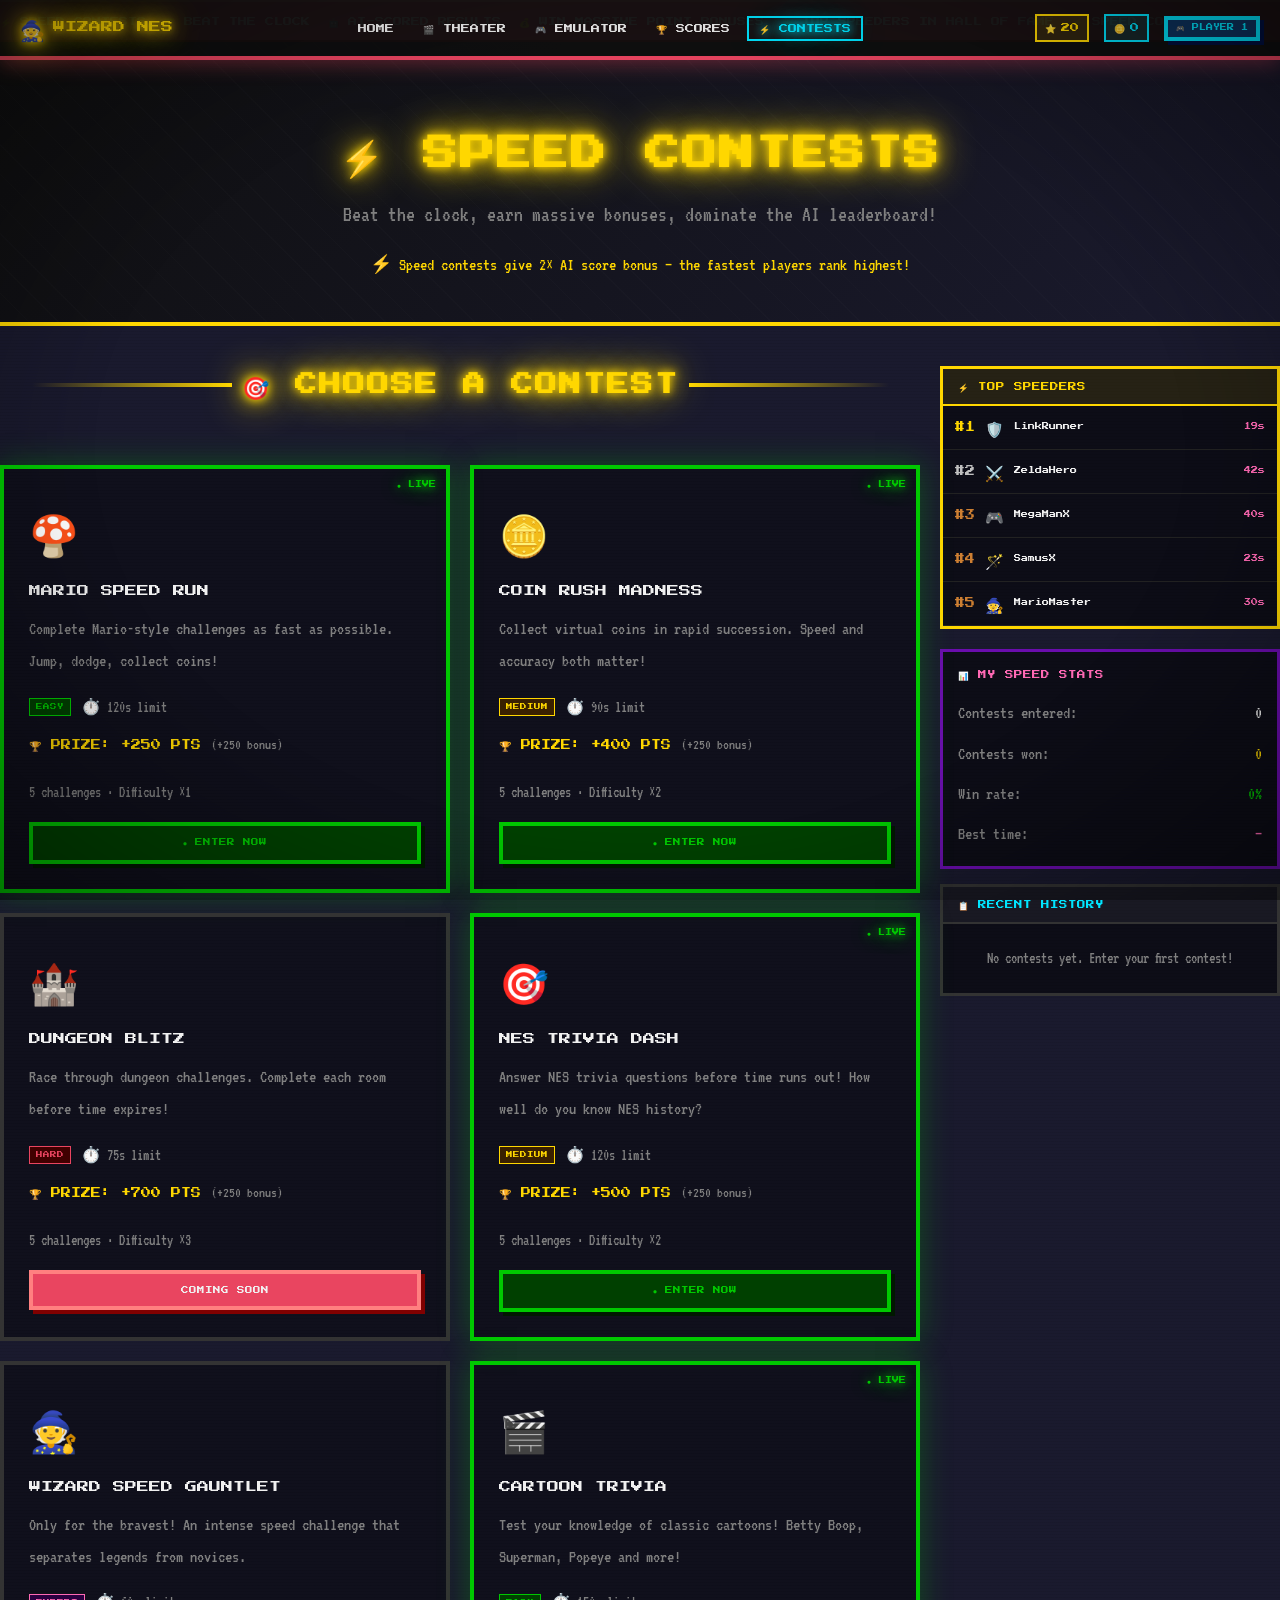
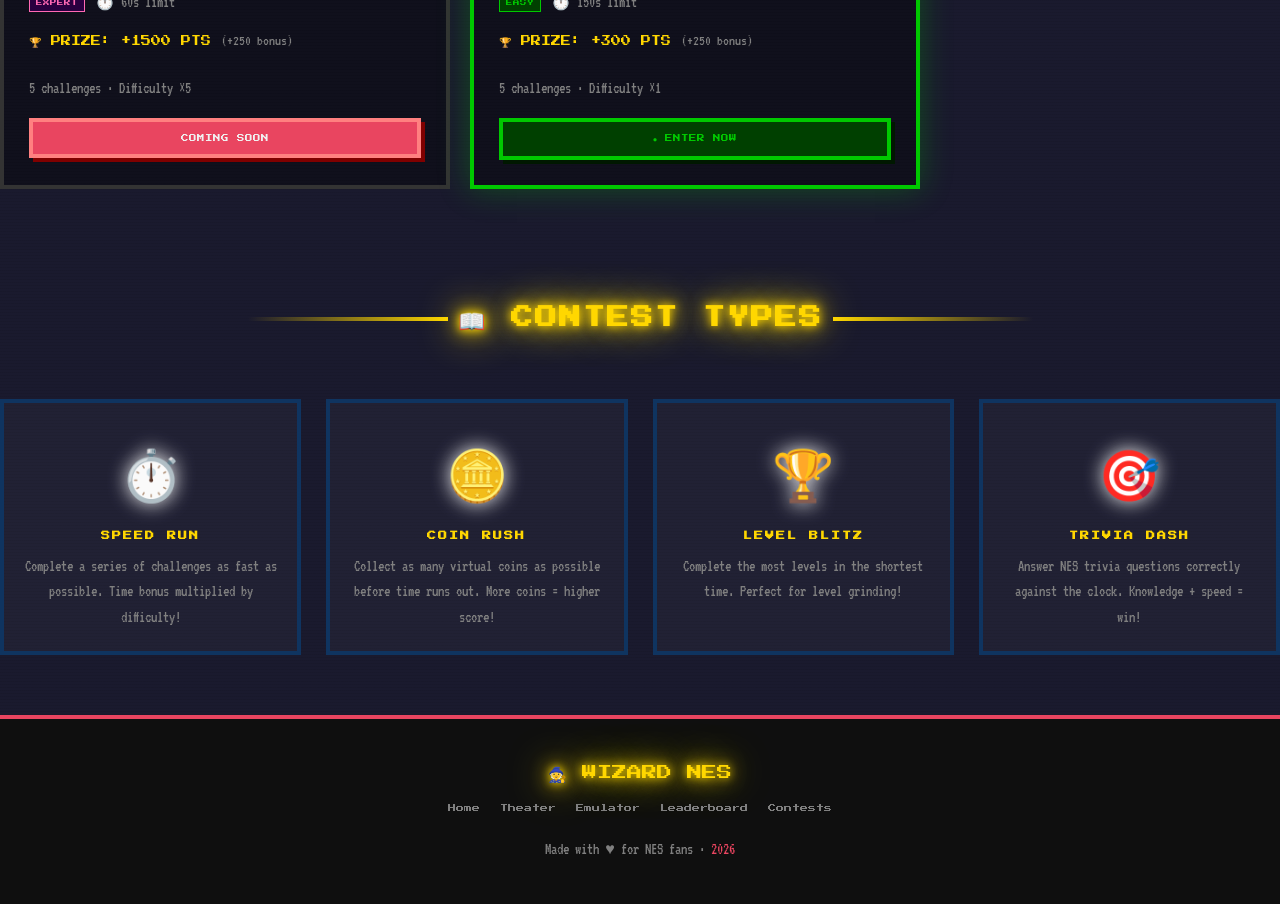
<file: contests.html>
<!DOCTYPE html>
<html lang="en">
<head>
  <meta charset="UTF-8">
  <meta name="viewport" content="width=device-width, initial-scale=1.0">
  <title>⚡ Speed Contests - Wizard NES</title>
  <meta name="description" content="Enter NES speed contests, beat the clock, earn massive point bonuses. AI-calculated results with real-time leaderboards.">
  <link rel="preconnect" href="https://fonts.googleapis.com">
  <link rel="preconnect" href="https://fonts.gstatic.com" crossorigin>
  <link href="https://fonts.googleapis.com/css2?family=Press+Start+2P&family=VT323:wght@400&display=swap" rel="stylesheet">
  <link rel="stylesheet" href="css/style.css">
  <style>
    .contest-arena {
      background: rgba(0,0,0,0.7);
      border: 4px solid var(--nes-purple);
      box-shadow: 0 0 40px rgba(106,13,173,0.3);
      padding: 3rem;
      margin-bottom: 3rem;
      position: relative;
      overflow: hidden;
    }

    .contest-arena::before {
      content: '';
      position: absolute;
      top: -50%; left: -50%;
      width: 200%; height: 200%;
      background: conic-gradient(transparent, rgba(106,13,173,0.05), transparent);
      animation: rotate 10s linear infinite;
      pointer-events: none;
    }

    @keyframes rotate {
      to { transform: rotate(360deg); }
    }

    .arena-title {
      font-family: var(--pixel-font);
      font-size: 1.5rem;
      color: #ff69b4;
      text-shadow: 0 0 20px #ff1493;
      text-align: center;
      margin-bottom: 0.5rem;
      position: relative;
    }

    .arena-subtitle {
      font-family: var(--vt-font);
      font-size: 2rem;
      color: var(--nes-gray);
      text-align: center;
      margin-bottom: 2rem;
      position: relative;
    }

    .mega-timer {
      font-family: var(--pixel-font);
      font-size: clamp(4rem, 10vw, 8rem);
      color: var(--nes-red);
      text-shadow: var(--glow-red);
      text-align: center;
      letter-spacing: 8px;
      line-height: 1;
      margin: 2rem 0;
      position: relative;
      transition: color 0.3s;
    }

    .mega-timer.warning { color: var(--nes-orange); text-shadow: var(--glow-yellow); }
    .mega-timer.danger  { color: var(--nes-red);    animation: pulse-danger 0.3s infinite; }
    .mega-timer.running { color: var(--nes-green);  text-shadow: var(--glow-green); }

    @keyframes pulse-danger {
      0%, 100% { transform: scale(1);    }
      50%       { transform: scale(1.05); }
    }

    .contest-controls {
      display: flex;
      gap: 1.5rem;
      justify-content: center;
      flex-wrap: wrap;
      position: relative;
    }

    .contest-info-row {
      display: flex;
      justify-content: space-around;
      flex-wrap: wrap;
      gap: 1.5rem;
      padding: 1.5rem;
      background: rgba(0,0,0,0.5);
      border: 2px solid #333;
      margin: 1.5rem 0;
      position: relative;
    }

    .info-cell {
      text-align: center;
    }

    .info-cell .label {
      font-family: var(--pixel-font);
      font-size: 0.7rem;
      color: var(--nes-gray);
      margin-bottom: 0.3rem;
    }

    .info-cell .value {
      font-family: var(--pixel-font);
      font-size: 1.3rem;
    }

    .challenge-list {
      display: flex;
      flex-direction: column;
      gap: 1rem;
      margin: 1.5rem 0;
    }

    .challenge-item {
      display: flex;
      align-items: center;
      gap: 1.5rem;
      padding: 1rem 1.5rem;
      background: rgba(0,0,0,0.5);
      border: 2px solid #333;
      font-family: var(--pixel-font);
      font-size: 0.8rem;
      transition: all 0.2s;
    }

    .challenge-item.completed {
      border-color: var(--nes-green);
      color: var(--nes-green);
      text-decoration: line-through;
    }

    .challenge-item.active {
      border-color: var(--nes-yellow);
      color: var(--nes-yellow);
      animation: blink-border 0.8s step-end infinite;
    }

    @keyframes blink-border {
      50% { border-color: transparent; }
    }

    .challenge-icon { font-size: 2rem; }

    .challenge-pts {
      margin-left: auto;
      color: var(--nes-yellow);
    }

    .result-banner {
      background: linear-gradient(135deg, rgba(0,200,0,0.2), rgba(0,100,0,0.2));
      border: 4px solid var(--nes-green);
      box-shadow: 0 0 40px rgba(0,200,0,0.3);
      padding: 3rem;
      text-align: center;
      animation: fadeIn 0.5s ease-out;
    }

    .result-banner.fail {
      background: linear-gradient(135deg, rgba(200,0,0,0.2), rgba(100,0,0,0.2));
      border-color: var(--nes-red);
      box-shadow: 0 0 40px rgba(200,0,0,0.3);
    }

    .result-title {
      font-family: var(--pixel-font);
      font-size: 3rem;
      margin-bottom: 1rem;
    }

    .result-score {
      font-family: var(--pixel-font);
      font-size: 4rem;
      color: var(--nes-yellow);
      text-shadow: var(--glow-yellow);
      margin: 1.5rem 0;
    }

    .contest-history-item {
      display: grid;
      grid-template-columns: 1fr auto auto auto auto;
      gap: 1rem;
      align-items: center;
      padding: 1rem 1.5rem;
      border-bottom: 1px solid #222;
      font-family: var(--vt-font);
      font-size: 1.8rem;
    }

    .contest-history-item:hover { background: rgba(255,255,255,0.03); }

    .diff-badge {
      padding: 0.2rem 0.6rem;
      font-family: var(--pixel-font);
      font-size: 0.65rem;
    }

    .diff-easy   { background: #004000; color: var(--nes-green);  border: 1px solid var(--nes-green); }
    .diff-medium { background: #3a2000; color: var(--nes-yellow); border: 1px solid var(--nes-yellow); }
    .diff-hard   { background: #400000; color: var(--nes-red);    border: 1px solid var(--nes-red); }
    .diff-expert { background: #2a0040; color: #ff69b4;           border: 1px solid #ff69b4; }

    .leaderboard-mini {
      background: rgba(0,0,0,0.5);
      border: 3px solid var(--nes-yellow);
      overflow: hidden;
    }

    .leaderboard-mini-header {
      background: rgba(255,215,0,0.1);
      padding: 1rem 1.5rem;
      font-family: var(--pixel-font);
      color: var(--nes-yellow);
      font-size: 0.85rem;
      border-bottom: 2px solid var(--nes-yellow);
    }
  </style>
</head>
<body>

  <!-- Ticker -->
  <div class="marquee-wrapper">
    <div class="marquee-content">
      ⚡ SPEED CONTESTS &nbsp;🏆 BEAT THE CLOCK &nbsp;🤖 AI-SCORED RESULTS &nbsp;💰 WIN MASSIVE POINT BONUSES &nbsp;👑 TOP SPEEDERS IN HALL OF FAME &nbsp;⚡ SPEED CONTESTS
    </div>
  </div>

  <!-- Navbar -->
  <nav class="navbar" role="navigation">
    <div class="navbar-inner">
      <a href="index.html" class="navbar-brand">
        <span class="brand-icon">🧙</span>
        <span>WIZARD NES</span>
      </a>
      <ul class="navbar-nav">
        <li><a href="index.html">HOME</a></li>
        <li><a href="theater.html">🎬 THEATER</a></li>
        <li><a href="emulator.html">🎮 EMULATOR</a></li>
        <li><a href="leaderboard.html">🏆 SCORES</a></li>
        <li><a href="contests.html" class="active">⚡ CONTESTS</a></li>
      </ul>
      <div class="navbar-points">
        <div class="points-badge"><span>⭐</span><span data-points>0</span></div>
        <div class="coins-badge"><span class="coin">🪙</span><span data-coins>0</span></div>
        <button class="nes-btn nes-btn-secondary" style="padding:0.4rem 0.8rem;font-size:0.7rem" data-action="open-profile">
          <span data-avatar>🎮</span> <span data-username>PLAYER1</span>
        </button>
      </div>
    </div>
  </nav>

  <!-- Page Banner -->
  <div class="page-banner">
    <h1 class="page-banner-title">⚡ SPEED CONTESTS</h1>
    <p class="page-banner-subtitle">Beat the clock, earn massive bonuses, dominate the AI leaderboard!</p>
    <div style="margin-top:1.5rem;font-family:var(--vt-font);font-size:1.8rem;color:var(--nes-yellow)">
      ⚡ Speed contests give 2× AI score bonus — the fastest players rank highest!
    </div>
  </div>

  <main>
    <div class="container section-padding">

      <!-- Main Contest Area -->
      <div style="display:grid;grid-template-columns:1fr min(340px,35%);gap:2rem;align-items:start">

        <!-- Contest Arena -->
        <div>
          <!-- Active Contest / Selection -->
          <div id="contest-select-view">
            <div class="section-header" style="padding-top:0">
              <h2 class="section-title">🎯 CHOOSE A CONTEST</h2>
            </div>
            <div class="contest-grid" id="contest-cards">
              <!-- Populated by JS -->
            </div>
          </div>

          <!-- Contest Running View -->
          <div id="contest-running-view" style="display:none">
            <div class="contest-arena">
              <div class="arena-title" id="arena-title">⚡ SPEED CONTEST</div>
              <div class="arena-subtitle" id="arena-subtitle">Complete all challenges before time runs out!</div>

              <div class="mega-timer running" id="mega-timer">00:00</div>

              <div class="contest-info-row">
                <div class="info-cell">
                  <div class="label">DIFFICULTY</div>
                  <div class="value" id="contest-diff" style="color:var(--nes-yellow)">MEDIUM</div>
                </div>
                <div class="info-cell">
                  <div class="label">PRIZE POOL</div>
                  <div class="value" id="contest-prize" style="color:var(--nes-green)">+500 PTS</div>
                </div>
                <div class="info-cell">
                  <div class="label">CHALLENGES</div>
                  <div class="value" id="contest-progress" style="color:var(--nes-cyan)">0 / 5</div>
                </div>
                <div class="info-cell">
                  <div class="label">YOUR BEST</div>
                  <div class="value" id="contest-best" style="color:#ff69b4">—</div>
                </div>
              </div>

              <div class="challenge-list" id="challenge-list">
                <!-- Populated by JS -->
              </div>

              <div class="contest-controls">
                <button class="nes-btn nes-btn-green" id="btn-next-challenge" onclick="Contest.completeChallenge()">
                  ✅ COMPLETE CHALLENGE
                </button>
                <button class="nes-btn nes-btn-primary" onclick="Contest.abandonContest()">
                  ❌ ABANDON
                </button>
              </div>
            </div>

            <!-- Current challenge progress -->
            <div class="progress-container">
              <div class="progress-label">
                <span>Contest Progress</span>
                <span id="progress-pct">0%</span>
              </div>
              <div class="progress-bar">
                <div class="progress-fill progress-speed" id="contest-progress-bar" style="width:0%"></div>
              </div>
            </div>
          </div>

          <!-- Result View -->
          <div id="contest-result-view" style="display:none">
            <div class="result-banner" id="result-banner">
              <div class="result-title" id="result-title">🏆 CONTEST COMPLETE!</div>
              <div class="result-score" id="result-score">+0 PTS</div>
              <div style="font-family:var(--vt-font);font-size:2.2rem;color:var(--nes-white);margin-bottom:2rem" id="result-details">
              </div>
              <div id="result-ai-analysis" style="margin-bottom:2rem"></div>
              <div style="display:flex;gap:1.5rem;justify-content:center;flex-wrap:wrap">
                <button class="nes-btn nes-btn-gold" onclick="Contest.showSelect()">⚡ PLAY AGAIN</button>
                <a href="leaderboard.html" class="nes-btn nes-btn-secondary">🏆 VIEW LEADERBOARD</a>
              </div>
            </div>
          </div>
        </div>

        <!-- Sidebar -->
        <div>
          <!-- Speed Leaderboard Mini -->
          <div class="leaderboard-mini mb-4">
            <div class="leaderboard-mini-header">⚡ TOP SPEEDERS</div>
            <div id="speed-lb">
              <!-- Populated by JS -->
            </div>
          </div>

          <!-- My Speed Stats -->
          <div style="background:rgba(0,0,0,0.5);border:3px solid var(--nes-purple);padding:1.5rem;margin-bottom:1.5rem">
            <div style="font-family:var(--pixel-font);color:#ff69b4;font-size:0.85rem;margin-bottom:1.5rem">📊 MY SPEED STATS</div>
            <div style="font-family:var(--vt-font);font-size:1.8rem">
              <div style="display:flex;justify-content:space-between;margin-bottom:0.8rem">
                <span style="color:var(--nes-gray)">Contests entered:</span>
                <span id="my-contests-entered" style="color:var(--nes-white)">0</span>
              </div>
              <div style="display:flex;justify-content:space-between;margin-bottom:0.8rem">
                <span style="color:var(--nes-gray)">Contests won:</span>
                <span id="my-contests-won" style="color:var(--nes-yellow)">0</span>
              </div>
              <div style="display:flex;justify-content:space-between;margin-bottom:0.8rem">
                <span style="color:var(--nes-gray)">Win rate:</span>
                <span id="my-win-rate" style="color:var(--nes-green)">0%</span>
              </div>
              <div style="display:flex;justify-content:space-between">
                <span style="color:var(--nes-gray)">Best time:</span>
                <span id="my-best-time" style="color:#ff69b4">—</span>
              </div>
            </div>
          </div>

          <!-- Contest History -->
          <div style="background:rgba(0,0,0,0.5);border:3px solid #333;overflow:hidden">
            <div style="padding:1rem 1.5rem;background:rgba(255,255,255,0.05);font-family:var(--pixel-font);font-size:0.85rem;color:var(--nes-cyan);border-bottom:2px solid #333">
              📋 RECENT HISTORY
            </div>
            <div id="contest-history">
              <div style="font-family:var(--vt-font);font-size:1.6rem;color:var(--nes-gray);text-align:center;padding:2rem">
                No contests yet. Enter your first contest!
              </div>
            </div>
          </div>
        </div>
      </div>

      <!-- Contest Types Info -->
      <div style="margin-top:4rem">
        <div class="section-header">
          <h2 class="section-title">📖 CONTEST TYPES</h2>
        </div>
        <div class="features-grid">
          <div class="feature-card" style="padding:2rem">
            <span class="feature-icon">⏱️</span>
            <h3 style="font-size:0.9rem">SPEED RUN</h3>
            <p>Complete a series of challenges as fast as possible. Time bonus multiplied by difficulty!</p>
          </div>
          <div class="feature-card" style="padding:2rem">
            <span class="feature-icon">🪙</span>
            <h3 style="font-size:0.9rem">COIN RUSH</h3>
            <p>Collect as many virtual coins as possible before time runs out. More coins = higher score!</p>
          </div>
          <div class="feature-card" style="padding:2rem">
            <span class="feature-icon">🏆</span>
            <h3 style="font-size:0.9rem">LEVEL BLITZ</h3>
            <p>Complete the most levels in the shortest time. Perfect for level grinding!</p>
          </div>
          <div class="feature-card" style="padding:2rem">
            <span class="feature-icon">🎯</span>
            <h3 style="font-size:0.9rem">TRIVIA DASH</h3>
            <p>Answer NES trivia questions correctly against the clock. Knowledge + speed = win!</p>
          </div>
        </div>
      </div>

    </div>
  </main>

  <!-- Footer -->
  <footer class="footer">
    <div class="container">
      <div class="footer-logo">🧙 WIZARD NES</div>
      <div class="footer-links">
        <a href="index.html">Home</a>
        <a href="theater.html">Theater</a>
        <a href="emulator.html">Emulator</a>
        <a href="leaderboard.html">Leaderboard</a>
        <a href="contests.html">Contests</a>
      </div>
      <p class="footer-copyright">Made with ♥ for NES fans · <span id="year"></span></p>
    </div>
  </footer>

  <!-- Profile Modal -->
  <div id="profile-modal" class="modal-overlay" role="dialog" aria-modal="true">
    <div class="modal">
      <button class="modal-close" data-action="close-modal">✕</button>
      <h2 style="color:var(--nes-yellow);margin-bottom:2rem;font-size:1.4rem">👤 YOUR PROFILE</h2>
      <div id="profile-modal-content"></div>
    </div>
  </div>

  <script src="js/ai-engine.js"></script>
  <script src="js/movies-data.js"></script>
  <script src="js/app.js"></script>
  <script>
    document.getElementById('year').textContent = new Date().getFullYear();

    /* ---- Contest Data ---- */
    const CONTESTS = [
      {
        id: 'speed_run_1',
        title: 'MARIO SPEED RUN',
        icon: '🍄',
        type: 'speedrun',
        description: 'Complete Mario-style challenges as fast as possible. Jump, dodge, collect coins!',
        difficulty: 'EASY',
        diffClass: 'diff-easy',
        diffValue: 1,
        timeLimit: 120,
        prize: 250,
        challenges: [
          { text: 'Jump over 3 obstacles', pts: 30, icon: '🦘' },
          { text: 'Collect 10 coins',      pts: 40, icon: '🪙' },
          { text: 'Defeat 2 enemies',      pts: 50, icon: '⚔️' },
          { text: 'Find the power-up',     pts: 60, icon: '⭐' },
          { text: 'Reach the flagpole',    pts: 70, icon: '🚩' },
        ],
        active: true,
      },
      {
        id: 'coin_rush_1',
        title: 'COIN RUSH MADNESS',
        icon: '🪙',
        type: 'coinrush',
        description: 'Collect virtual coins in rapid succession. Speed and accuracy both matter!',
        difficulty: 'MEDIUM',
        diffClass: 'diff-medium',
        diffValue: 2,
        timeLimit: 90,
        prize: 400,
        challenges: [
          { text: 'Collect 5 bronze coins',  pts: 25,  icon: '🥉' },
          { text: 'Collect 3 silver coins',  pts: 50,  icon: '🥈' },
          { text: 'Collect 2 gold coins',    pts: 100, icon: '🥇' },
          { text: 'Grab the coin multiplier',pts: 75,  icon: '×2' },
          { text: 'Complete the coin combo!', pts: 150, icon: '🌟' },
        ],
        active: true,
      },
      {
        id: 'level_blitz_1',
        title: 'DUNGEON BLITZ',
        icon: '🏰',
        type: 'levelblitz',
        description: 'Race through dungeon challenges. Complete each room before time expires!',
        difficulty: 'HARD',
        diffClass: 'diff-hard',
        diffValue: 3,
        timeLimit: 75,
        prize: 700,
        challenges: [
          { text: 'Clear dungeon room 1',    pts: 80,  icon: '🗝️' },
          { text: 'Defeat the mini-boss',    pts: 120, icon: '👹' },
          { text: 'Solve the puzzle',        pts: 100, icon: '🧩' },
          { text: 'Unlock the secret room',  pts: 150, icon: '🚪' },
          { text: 'Defeat the dungeon boss!', pts: 250, icon: '🐉' },
        ],
        active: false,
      },
      {
        id: 'trivia_1',
        title: 'NES TRIVIA DASH',
        icon: '🎯',
        type: 'trivia',
        description: 'Answer NES trivia questions before time runs out! How well do you know NES history?',
        difficulty: 'MEDIUM',
        diffClass: 'diff-medium',
        diffValue: 2,
        timeLimit: 120,
        prize: 500,
        challenges: [
          { text: 'Q: What year was NES released in the US?',   pts: 60, icon: '❓', answer: '1985' },
          { text: 'Q: How many buttons on original NES pad?',    pts: 60, icon: '❓', answer: '8' },
          { text: 'Q: What was Mario\'s original name?',         pts: 80, icon: '❓', answer: 'Jumpman' },
          { text: 'Q: What color is Link\'s classic tunic?',     pts: 60, icon: '❓', answer: 'Green' },
          { text: 'Q: NES was known as what in Japan?',          pts: 100, icon: '❓', answer: 'Famicom' },
        ],
        active: true,
      },
      {
        id: 'speed_expert_1',
        title: 'WIZARD SPEED GAUNTLET',
        icon: '🧙',
        type: 'speedrun',
        description: 'Only for the bravest! An intense speed challenge that separates legends from novices.',
        difficulty: 'EXPERT',
        diffClass: 'diff-expert',
        diffValue: 5,
        timeLimit: 60,
        prize: 1500,
        challenges: [
          { text: 'Complete the impossible jump series', pts: 200, icon: '⚡' },
          { text: 'Defeat 5 enemies in 10 seconds',     pts: 300, icon: '💀' },
          { text: 'Navigate the maze blindfolded',      pts: 350, icon: '🌀' },
          { text: 'Collect all hidden stars',           pts: 400, icon: '⭐' },
          { text: 'Defeat the Wizard Boss!',            pts: 600, icon: '🧙' },
        ],
        active: false,
      },
      {
        id: 'movie_trivia_1',
        title: 'CARTOON TRIVIA',
        icon: '🎬',
        type: 'trivia',
        description: 'Test your knowledge of classic cartoons! Betty Boop, Superman, Popeye and more!',
        difficulty: 'EASY',
        diffClass: 'diff-easy',
        diffValue: 1,
        timeLimit: 150,
        prize: 300,
        challenges: [
          { text: 'Q: What studio made Betty Boop?',     pts: 40, icon: '❓', answer: 'Fleischer' },
          { text: 'Q: What year did Superman cartoon debut?', pts: 50, icon: '❓', answer: '1941' },
          { text: "Q: What is Popeye's power source?",   pts: 40, icon: '❓', answer: 'Spinach' },
          { text: 'Q: Felix the Cat debuted in what decade?', pts: 50, icon: '❓', answer: '1920s' },
          { text: 'Q: Who created Mighty Mouse?',        pts: 60, icon: '❓', answer: 'Paul Terry' },
        ],
        active: true,
      },
    ];

    /* ---- Contest Module ---- */
    const Contest = (() => {
      let activeContest       = null;
      let timerInterval       = null;
      let secondsElapsed      = 0;
      let challengesCompleted = 0;
      let challengePts        = 0;
      let contestHistory      = [];

      function renderContestCards() {
        const container = document.getElementById('contest-cards');
        if (!container) return;

        container.innerHTML = CONTESTS.map(c => `
          <div class="contest-card ${c.active ? 'active' : ''}" onclick="Contest.startContest('${c.id}')">
            <span class="contest-icon">${c.icon}</span>
            <div class="contest-title">${c.title}</div>
            <div class="contest-desc">${c.description}</div>

            <div style="display:flex;align-items:center;gap:1rem;margin-bottom:1rem;flex-wrap:wrap">
              <span class="diff-badge ${c.diffClass}">${c.difficulty}</span>
              <span style="font-family:var(--vt-font);font-size:1.6rem;color:var(--nes-gray)">
                ⏱️ ${c.timeLimit}s limit
              </span>
            </div>

            <div class="contest-prize">
              <span>🏆 PRIZE:</span>
              <span>+${c.prize} PTS</span>
              <span style="font-family:var(--vt-font);font-size:1.5rem;color:var(--nes-gray)">(+${c.challenges.length * 50} bonus)</span>
            </div>

            <div style="margin-bottom:1.5rem;font-family:var(--vt-font);font-size:1.6rem;color:var(--nes-gray)">
              ${c.challenges.length} challenges · Difficulty ×${c.diffValue}
            </div>

            <button class="nes-btn ${c.active ? 'nes-btn-green' : 'nes-btn-primary'} w-full" style="font-size:0.75rem">
              ${c.active ? '● ENTER NOW' : 'COMING SOON'}
            </button>
          </div>
        `).join('');
      }

      function startContest(id) {
        const contest = CONTESTS.find(c => c.id === id);
        if (!contest) return;
        if (!contest.active) {
          App.showToast('⏳ This contest is coming soon!', 'info');
          return;
        }

        activeContest = contest;
        secondsElapsed = 0;
        challengesCompleted = 0;
        challengePts = 0;

        // Switch views
        document.getElementById('contest-select-view').style.display = 'none';
        document.getElementById('contest-running-view').style.display = 'block';
        document.getElementById('contest-result-view').style.display  = 'none';

        // Set up UI
        document.getElementById('arena-title').textContent     = `⚡ ${contest.title}`;
        document.getElementById('arena-subtitle').textContent  = contest.description;
        document.getElementById('contest-diff').textContent    = contest.difficulty;
        document.getElementById('contest-prize').textContent   = `+${contest.prize} PTS`;
        document.getElementById('contest-progress').textContent = `0 / ${contest.challenges.length}`;

        const user = App.getUser();
        const bestEl = document.getElementById('contest-best');
        if (bestEl) {
          bestEl.textContent = user.bestSpeedTime
            ? formatTime(user.bestSpeedTime)
            : '—';
        }

        renderChallenges();
        startTimer(contest.timeLimit);

        App.showToast(`⚡ ${contest.title} STARTED! Go go go!`, 'success');
        App.playSound('level');
      }

      function renderChallenges() {
        if (!activeContest) return;
        const list = document.getElementById('challenge-list');
        if (!list) return;

        list.innerHTML = activeContest.challenges.map((ch, i) => `
          <div class="challenge-item ${i === 0 ? 'active' : ''}" id="challenge-${i}">
            <span class="challenge-icon">${ch.icon}</span>
            <span>${ch.text}</span>
            <span class="challenge-pts">+${ch.pts}</span>
          </div>
        `).join('');
      }

      function startTimer(limitSecs) {
        const timerEl = document.getElementById('mega-timer');
        clearInterval(timerInterval);

        timerInterval = setInterval(() => {
          secondsElapsed++;
          const remaining = limitSecs - secondsElapsed;

          if (timerEl) {
            timerEl.textContent = formatTime(remaining * 1000);
            timerEl.className   = 'mega-timer running';

            if (remaining <= 10) timerEl.className = 'mega-timer danger';
            else if (remaining <= 20) timerEl.className = 'mega-timer warning';
          }

          if (remaining <= 0) {
            clearInterval(timerInterval);
            endContest(false);
          }
        }, 1000);
      }

      function completeChallenge() {
        if (!activeContest) return;
        if (challengesCompleted >= activeContest.challenges.length) return;

        const ch  = activeContest.challenges[challengesCompleted];
        challengePts += ch.pts;

        // Mark as completed
        const chEl = document.getElementById(`challenge-${challengesCompleted}`);
        if (chEl) chEl.className = 'challenge-item completed';

        challengesCompleted++;

        // Activate next
        const nextEl = document.getElementById(`challenge-${challengesCompleted}`);
        if (nextEl) nextEl.className = 'challenge-item active';

        // Update progress
        const pct = Math.round((challengesCompleted / activeContest.challenges.length) * 100);
        const progBar = document.getElementById('contest-progress-bar');
        const progPct = document.getElementById('progress-pct');
        if (progBar) progBar.style.width = `${pct}%`;
        if (progPct) progPct.textContent = `${pct}%`;
        document.getElementById('contest-progress').textContent =
          `${challengesCompleted} / ${activeContest.challenges.length}`;

        App.addCoins(1);
        App.showToast(`✅ +${ch.pts} pts!`, 'success');

        // All done
        if (challengesCompleted >= activeContest.challenges.length) {
          clearInterval(timerInterval);
          setTimeout(() => endContest(true), 400);
        }
      }

      function endContest(success) {
        clearInterval(timerInterval);
        if (!activeContest) return;

        const timeMs      = secondsElapsed * 1000;
        const speedScore  = success ? AIEngine.calculateSpeedScore(timeMs, activeContest.diffValue, false) : 0;
        const totalBonus  = success ? (activeContest.prize + challengePts + speedScore) : Math.floor(challengePts * 0.5);

        // Record
        App.recordSpeedContest(timeMs, success);
        if (totalBonus > 0) App.addPoints(totalBonus, null);

        // Show result
        document.getElementById('contest-running-view').style.display = 'none';
        document.getElementById('contest-result-view').style.display  = 'block';

        const banner      = document.getElementById('result-banner');
        const resultTitle = document.getElementById('result-title');
        const resultScore = document.getElementById('result-score');
        const resultDets  = document.getElementById('result-details');

        if (success) {
          if (banner) banner.className = 'result-banner';
          if (resultTitle) resultTitle.textContent = '🏆 CONTEST COMPLETE!';
          if (resultTitle) resultTitle.style.color = 'var(--nes-green)';
          App.playSound('win');
        } else {
          if (banner) banner.className = 'result-banner fail';
          if (resultTitle) resultTitle.textContent = '💀 TIME EXPIRED!';
          if (resultTitle) resultTitle.style.color = 'var(--nes-red)';
          App.playSound('error');
        }

        if (resultScore) resultScore.textContent = `+${totalBonus.toLocaleString()} PTS`;
        if (resultDets) {
          resultDets.innerHTML = `
            Completed ${challengesCompleted}/${activeContest.challenges.length} challenges<br>
            Time: ${formatTime(timeMs)} &nbsp;·&nbsp; Speed bonus: +${speedScore} pts<br>
            AI Score boost: +${Math.floor(speedScore * 0.5)}
          `;
        }

        // AI Analysis
        const aiAnalysis = document.getElementById('result-ai-analysis');
        if (aiAnalysis && success) {
          aiAnalysis.innerHTML = `
            <div class="ai-panel" style="text-align:left;margin:0">
              <div class="ai-panel-header" style="margin-bottom:1rem">
                <span class="ai-icon">🤖</span>
                <div class="ai-title" style="font-size:1rem">AI POST-CONTEST ANALYSIS</div>
              </div>
              <div style="font-family:var(--vt-font);font-size:1.8rem;color:var(--nes-white)">
                <div>⚡ Speed rating: <strong style="color:#ff69b4">${getSpeedRating(secondsElapsed, activeContest.timeLimit)}</strong></div>
                <div>🎯 Accuracy: <strong style="color:var(--nes-green)">${Math.round((challengesCompleted/activeContest.challenges.length)*100)}%</strong></div>
                <div>🔥 Performance: <strong style="color:var(--nes-yellow)">${getPerformanceLabel(success, secondsElapsed, activeContest.timeLimit)}</strong></div>
              </div>
            </div>
          `;
        }

        // Add to history
        contestHistory.unshift({
          title:      activeContest.title,
          difficulty: activeContest.difficulty,
          diffClass:  activeContest.diffClass,
          success,
          time:       timeMs,
          points:     totalBonus,
          date:       new Date().toLocaleDateString(),
        });
        renderHistory();
        updateMyStats();

        activeContest = null;
      }

      function getSpeedRating(elapsed, limit) {
        const pct = elapsed / limit;
        if (pct < 0.3) return 'LIGHTNING FAST ⚡⚡⚡';
        if (pct < 0.5) return 'FAST ⚡⚡';
        if (pct < 0.7) return 'AVERAGE ⚡';
        return 'SLOW 🐌';
      }

      function getPerformanceLabel(success, elapsed, limit) {
        if (!success) return 'FAILED — Keep practicing!';
        const pct = elapsed / limit;
        if (pct < 0.4) return 'LEGENDARY PERFORMANCE! 🌟';
        if (pct < 0.6) return 'EXCELLENT! 🥇';
        if (pct < 0.8) return 'GOOD JOB! 🥈';
        return 'COMPLETED! 🥉';
      }

      function abandonContest() {
        clearInterval(timerInterval);
        activeContest = null;
        showSelect();
        App.showToast('❌ Contest abandoned.', 'error');
      }

      function showSelect() {
        document.getElementById('contest-select-view').style.display = 'block';
        document.getElementById('contest-running-view').style.display = 'none';
        document.getElementById('contest-result-view').style.display  = 'none';
      }

      function formatTime(ms) {
        const totalSecs = Math.max(0, Math.floor(ms / 1000));
        const mins = Math.floor(totalSecs / 60);
        const secs = totalSecs % 60;
        return `${String(mins).padStart(2,'0')}:${String(secs).padStart(2,'0')}`;
      }

      function renderHistory() {
        const container = document.getElementById('contest-history');
        if (!container) return;

        if (contestHistory.length === 0) {
          container.innerHTML = `<div style="font-family:var(--vt-font);font-size:1.6rem;color:var(--nes-gray);text-align:center;padding:2rem">No contests yet. Enter your first contest!</div>`;
          return;
        }

        container.innerHTML = contestHistory.slice(0, 8).map(h => `
          <div class="contest-history-item">
            <div>
              <div style="font-family:var(--pixel-font);font-size:0.75rem;color:var(--nes-white);margin-bottom:0.3rem">${h.title}</div>
              <div>${h.date}</div>
            </div>
            <span class="diff-badge ${h.diffClass}">${h.difficulty}</span>
            <span style="color:${h.success ? 'var(--nes-green)' : 'var(--nes-red)'};font-family:var(--pixel-font);font-size:0.75rem">
              ${h.success ? '✅ WIN' : '❌ LOSS'}
            </span>
            <span>${formatTime(h.time)}</span>
            <span style="color:var(--nes-yellow);font-family:var(--pixel-font);font-size:0.8rem">+${h.points}</span>
          </div>
        `).join('');
      }

      function renderSpeedLeaderboard() {
        const container = document.getElementById('speed-lb');
        if (!container) return;

        const lb = AIEngine.generateLeaderboardData(8);
        container.innerHTML = lb
          .filter(p => p.bestSpeedTime > 0)
          .slice(0, 5)
          .map((p, i) => `
            <div style="display:flex;align-items:center;gap:1rem;padding:0.8rem 1.2rem;border-bottom:1px solid #222">
              <span style="font-family:var(--pixel-font);font-size:1rem;color:${i === 0 ? '#ffd700' : i === 1 ? '#c0c0c0' : '#cd7f32'}">#${i+1}</span>
              <span style="font-size:1.5rem">${p.avatar}</span>
              <span style="font-family:var(--pixel-font);font-size:0.7rem;color:var(--nes-white);flex:1">${p.name}</span>
              <span style="font-family:var(--pixel-font);font-size:0.7rem;color:#ff69b4">
                ${Math.floor(p.bestSpeedTime/1000)}s
              </span>
            </div>
          `).join('');
      }

      function updateMyStats() {
        const user = App.getUser();
        const entered  = user.contestsEntered || 0;
        const won      = user.contestsWon || 0;
        const winRate  = entered > 0 ? Math.round((won / entered) * 100) : 0;

        const e = document.getElementById('my-contests-entered');
        const w = document.getElementById('my-contests-won');
        const r = document.getElementById('my-win-rate');
        const b = document.getElementById('my-best-time');

        if (e) e.textContent = entered;
        if (w) w.textContent = won;
        if (r) r.textContent = `${winRate}%`;
        if (b) b.textContent = user.bestSpeedTime ? `${Math.floor(user.bestSpeedTime/1000)}s` : '—';
      }

      function init() {
        renderContestCards();
        renderSpeedLeaderboard();
        updateMyStats();
        renderHistory();
      }

      return { init, startContest, completeChallenge, abandonContest, showSelect };
    })();

    document.addEventListener('DOMContentLoaded', Contest.init);
  </script>
</body>
</html>
</file>
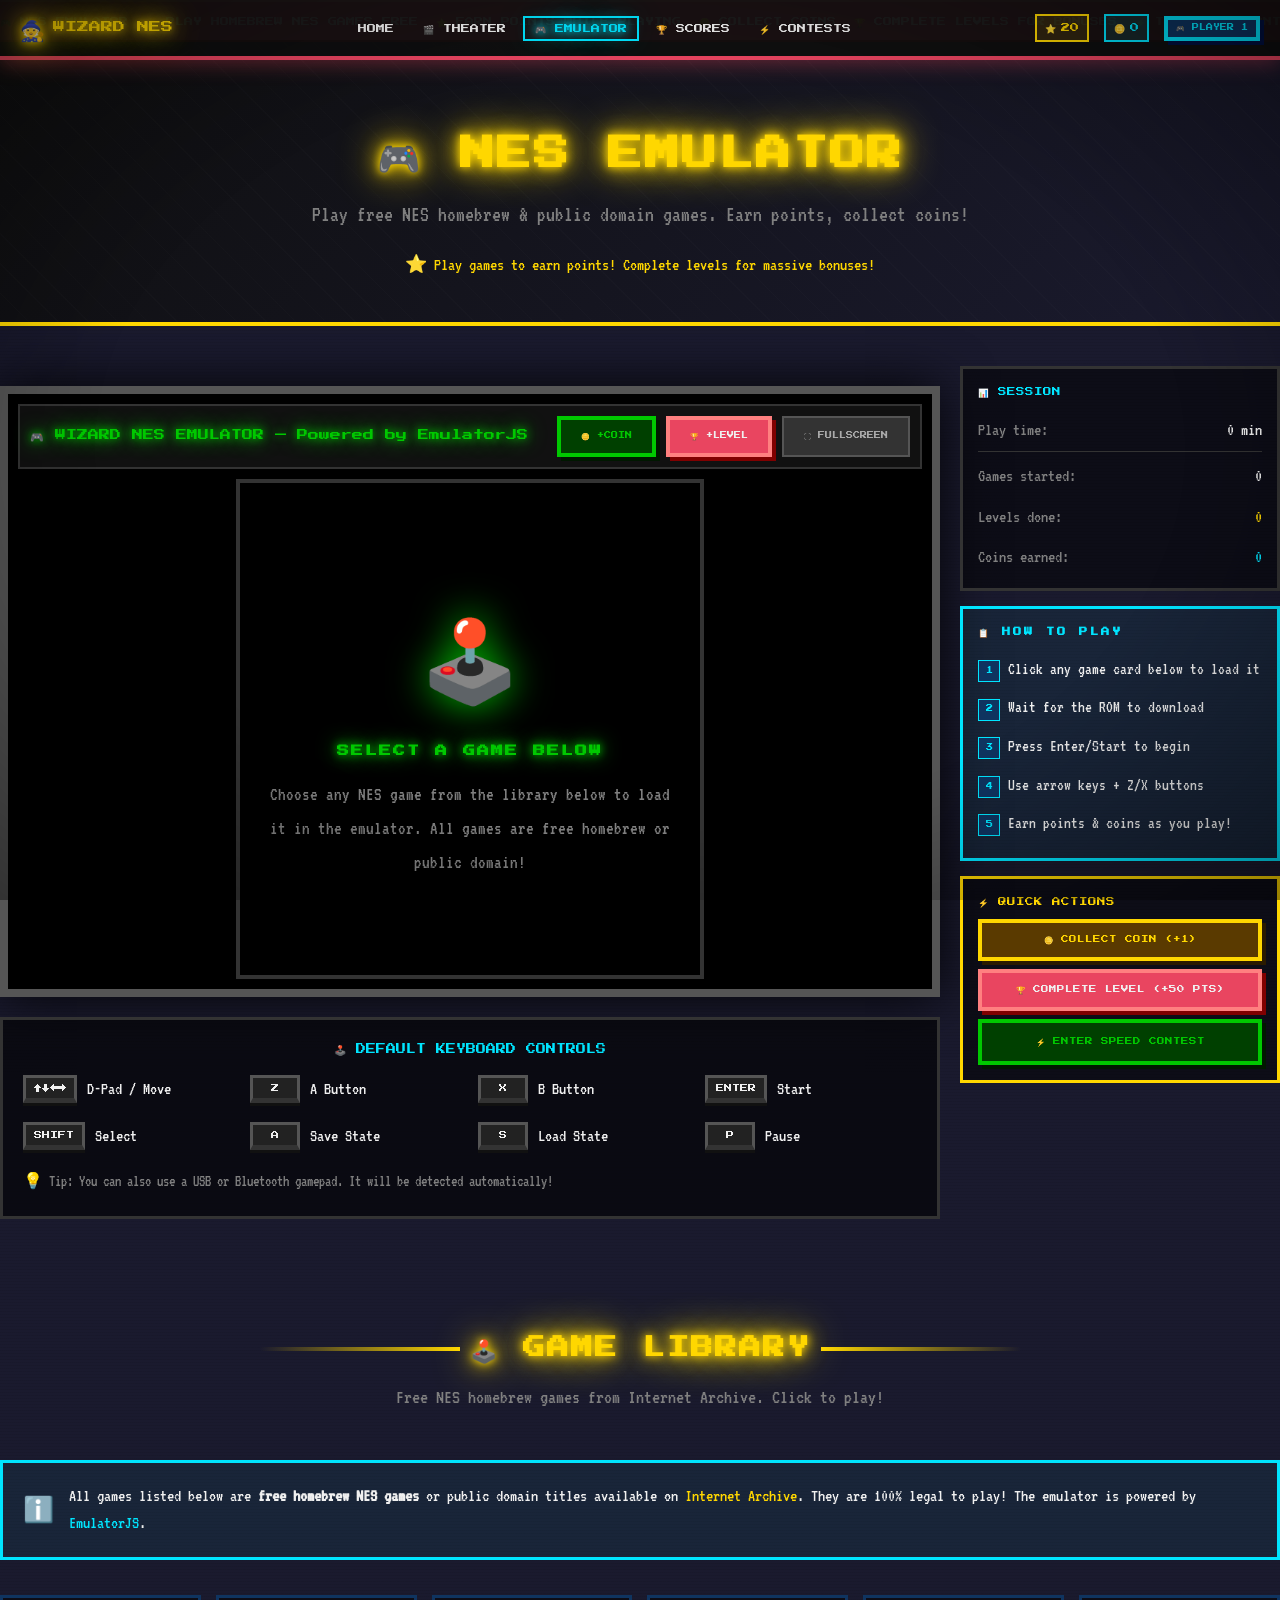
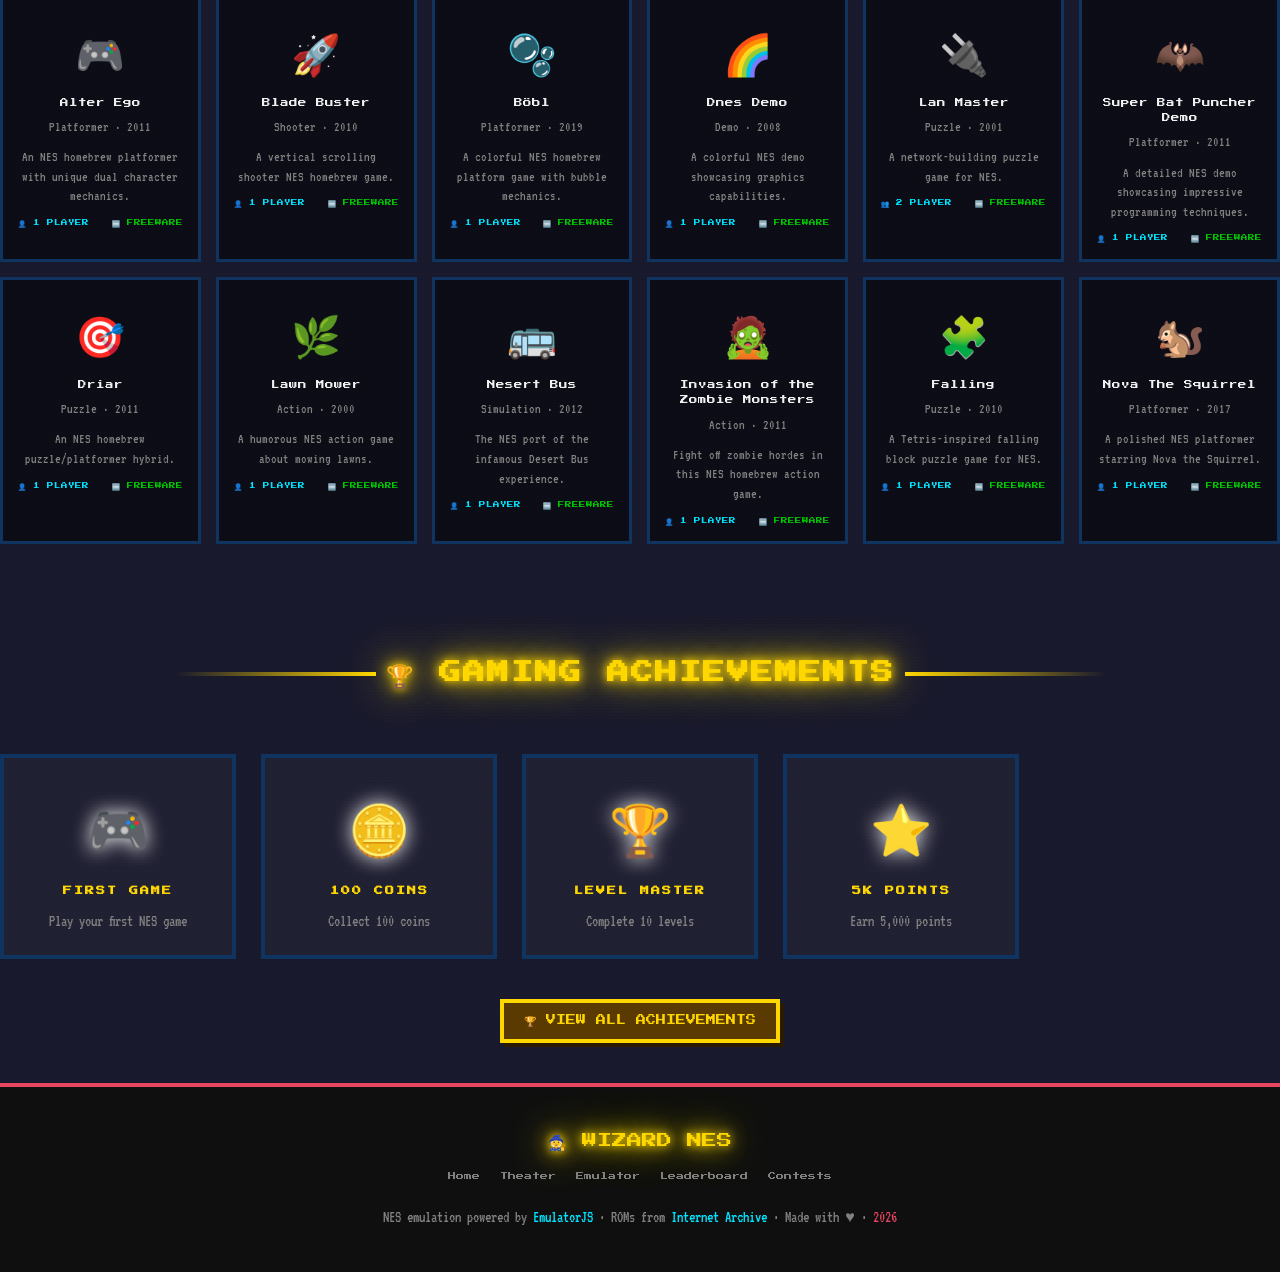
<file: emulator.html>
<!DOCTYPE html>
<html lang="en">
<head>
  <meta charset="UTF-8">
  <meta name="viewport" content="width=device-width, initial-scale=1.0">
  <title>🎮 NES Emulator - Wizard NES</title>
  <meta name="description" content="Play free NES homebrew and public domain games right in your browser using EmulatorJS. Earn points, collect coins and compete!">
  <link rel="preconnect" href="https://fonts.googleapis.com">
  <link rel="preconnect" href="https://fonts.gstatic.com" crossorigin>
  <link href="https://fonts.googleapis.com/css2?family=Press+Start+2P&family=VT323:wght@400&display=swap" rel="stylesheet">
  <link rel="stylesheet" href="css/style.css">
  <style>
    #game {
      width: 100%;
      max-width: 768px;
      margin: 0 auto;
      display: block;
      background: #000;
      min-height: 500px;
    }

    .emulator-sidebar {
      display: flex;
      flex-direction: column;
      gap: 1.5rem;
    }

    .active-game-info {
      background: rgba(0,0,0,0.6);
      border: 3px solid var(--nes-green);
      padding: 1.5rem;
    }

    .active-game-title {
      font-family: var(--pixel-font);
      font-size: 0.9rem;
      color: var(--nes-green);
      text-shadow: var(--glow-green);
      margin-bottom: 1rem;
    }

    .game-session-stats {
      background: rgba(0,0,0,0.5);
      border: 3px solid #333;
      padding: 1.5rem;
    }

    .emu-how-to {
      background: rgba(0,229,255,0.05);
      border: 3px solid var(--nes-cyan);
      padding: 1.5rem;
    }

    .emu-how-to h4 {
      color: var(--nes-cyan);
      margin-bottom: 1rem;
      font-size: 0.85rem;
    }

    .how-to-steps {
      counter-reset: steps;
    }

    .how-to-step {
      counter-increment: steps;
      font-family: var(--vt-font);
      font-size: 1.7rem;
      color: var(--nes-white);
      padding: 0.4rem 0;
      display: flex;
      align-items: baseline;
      gap: 0.8rem;
    }

    .how-to-step::before {
      content: counter(steps);
      background: var(--nes-blue);
      color: var(--nes-cyan);
      border: 1px solid var(--nes-cyan);
      width: 2.2rem;
      height: 2.2rem;
      display: inline-flex;
      align-items: center;
      justify-content: center;
      font-family: var(--pixel-font);
      font-size: 0.7rem;
      flex-shrink: 0;
    }

    .game-selected-highlight {
      border-color: var(--nes-yellow) !important;
      box-shadow: 0 0 20px rgba(255,215,0,0.4) !important;
    }

    .emulator-placeholder {
      display: flex;
      flex-direction: column;
      align-items: center;
      justify-content: center;
      min-height: 500px;
      background: #000;
      border: 4px solid #333;
      padding: 3rem;
      text-align: center;
    }

    .emulator-placeholder .big-icon {
      font-size: 8rem;
      margin-bottom: 2rem;
      filter: drop-shadow(0 0 20px var(--nes-green));
      animation: bounce 1s ease-in-out infinite alternate;
    }

    .emulator-placeholder h3 {
      color: var(--nes-green);
      text-shadow: var(--glow-green);
      margin-bottom: 1.5rem;
      font-size: 1.2rem;
    }

    .emulator-placeholder p {
      font-family: var(--vt-font);
      font-size: 1.9rem;
      color: var(--nes-gray);
      max-width: 400px;
    }

    .loading-game {
      display: flex;
      flex-direction: column;
      align-items: center;
      justify-content: center;
      min-height: 500px;
      background: #000;
      font-family: var(--pixel-font);
    }

    .loading-game .load-title {
      color: var(--nes-green);
      font-size: 1.2rem;
      margin-bottom: 2rem;
      text-shadow: var(--glow-green);
    }

    .loading-game .load-sub {
      font-family: var(--vt-font);
      font-size: 1.8rem;
      color: var(--nes-gray);
      animation: blink 0.8s step-end infinite;
    }

    .points-overlay {
      position: absolute;
      top: 1rem;
      right: 1rem;
      background: rgba(0,0,0,0.8);
      border: 2px solid var(--nes-yellow);
      padding: 0.5rem 1rem;
      font-family: var(--pixel-font);
      font-size: 0.8rem;
      color: var(--nes-yellow);
      pointer-events: none;
      z-index: 10;
    }

    .emulator-actions {
      display: flex;
      gap: 1rem;
      flex-wrap: wrap;
      margin-top: 1rem;
    }

    #emulator-container { position: relative; }
  </style>
</head>
<body>

  <!-- Ticker -->
  <div class="marquee-wrapper">
    <div class="marquee-content">
      🎮 NES EMULATOR &nbsp;🕹️ PLAY HOMEBREW NES GAMES FREE &nbsp;⭐ EARN POINTS WHILE PLAYING &nbsp;🪙 COLLECT COINS &nbsp;🏆 COMPLETE LEVELS FOR BONUSES &nbsp;⚡ TRY SPEED CONTESTS &nbsp;🎮 NES EMULATOR &nbsp;🕹️ PLAY HOMEBREW NES GAMES FREE
    </div>
  </div>

  <!-- Navbar -->
  <nav class="navbar" role="navigation" aria-label="Main navigation">
    <div class="navbar-inner">
      <a href="index.html" class="navbar-brand">
        <span class="brand-icon">🧙</span>
        <span>WIZARD NES</span>
      </a>
      <ul class="navbar-nav">
        <li><a href="index.html">HOME</a></li>
        <li><a href="theater.html">🎬 THEATER</a></li>
        <li><a href="emulator.html" class="active">🎮 EMULATOR</a></li>
        <li><a href="leaderboard.html">🏆 SCORES</a></li>
        <li><a href="contests.html">⚡ CONTESTS</a></li>
      </ul>
      <div class="navbar-points">
        <div class="points-badge"><span>⭐</span><span data-points>0</span></div>
        <div class="coins-badge"><span class="coin">🪙</span><span data-coins>0</span></div>
        <button class="nes-btn nes-btn-secondary" style="padding:0.4rem 0.8rem;font-size:0.7rem" data-action="open-profile">
          <span data-avatar>🎮</span> <span data-username>PLAYER1</span>
        </button>
      </div>
    </div>
  </nav>

  <!-- Page Banner -->
  <div class="page-banner">
    <h1 class="page-banner-title">🎮 NES EMULATOR</h1>
    <p class="page-banner-subtitle">Play free NES homebrew &amp; public domain games. Earn points, collect coins!</p>
    <div style="margin-top:1.5rem;font-family:var(--vt-font);font-size:1.8rem;color:var(--nes-yellow)">
      ⭐ Play games to earn points! Complete levels for massive bonuses!
    </div>
  </div>

  <main>
    <div class="container section-padding">

      <div style="display:grid;grid-template-columns:1fr min(320px,30%);gap:2rem;align-items:start">

        <!-- Main Emulator Area -->
        <div>
          <div class="emulator-wrapper">
            <div class="emulator-header">
              <div class="emulator-title">🎮 WIZARD NES EMULATOR — Powered by EmulatorJS</div>
              <div class="emulator-actions" style="margin-top:0">
                <button class="nes-btn nes-btn-green" style="font-size:0.7rem" onclick="Emulator.addCoinsDemo()">🪙 +COIN</button>
                <button class="nes-btn nes-btn-primary" style="font-size:0.7rem" onclick="Emulator.addLevelDemo()">🏆 +LEVEL</button>
                <button class="nes-btn" style="font-size:0.7rem;background:#333;color:#aaa;border:2px solid #555" onclick="Emulator.fullscreen()">⛶ FULLSCREEN</button>
              </div>
            </div>

            <div id="emulator-container">
              <!-- Placeholder shown until a game is loaded -->
              <div class="emulator-placeholder" id="emu-placeholder">
                <div class="big-icon">🕹️</div>
                <h3>SELECT A GAME BELOW</h3>
                <p>Choose any NES game from the library below to load it in the emulator. All games are free homebrew or public domain!</p>
              </div>

              <!-- Loading state -->
              <div class="loading-game" id="emu-loading" style="display:none">
                <div class="loading-bar-wrapper" style="width:300px;margin-bottom:2rem">
                  <div class="loading-bar-fill"></div>
                </div>
                <div class="load-title" id="emu-load-title">LOADING ROM…</div>
                <div class="load-sub">PLEASE WAIT</div>
              </div>

              <!-- Points overlay (shown during play) -->
              <div class="points-overlay" id="points-overlay" style="display:none">
                ⭐ <span data-points>0</span> PTS &nbsp; 🪙 <span data-coins>0</span>
              </div>

              <!-- EmulatorJS will inject here -->
              <div id="game" style="display:none"></div>
            </div>
          </div>

          <!-- Controls Reference -->
          <div class="controls-display">
            <div class="controls-title">🕹️ DEFAULT KEYBOARD CONTROLS</div>
            <div class="controls-grid">
              <div class="control-item">
                <span class="key-badge">↑↓←→</span>
                <span style="font-size:1.8rem">D-Pad / Move</span>
              </div>
              <div class="control-item">
                <span class="key-badge">Z</span>
                <span style="font-size:1.8rem">A Button</span>
              </div>
              <div class="control-item">
                <span class="key-badge">X</span>
                <span style="font-size:1.8rem">B Button</span>
              </div>
              <div class="control-item">
                <span class="key-badge">ENTER</span>
                <span style="font-size:1.8rem">Start</span>
              </div>
              <div class="control-item">
                <span class="key-badge">SHIFT</span>
                <span style="font-size:1.8rem">Select</span>
              </div>
              <div class="control-item">
                <span class="key-badge">A</span>
                <span style="font-size:1.8rem">Save State</span>
              </div>
              <div class="control-item">
                <span class="key-badge">S</span>
                <span style="font-size:1.8rem">Load State</span>
              </div>
              <div class="control-item">
                <span class="key-badge">P</span>
                <span style="font-size:1.8rem">Pause</span>
              </div>
            </div>
            <div style="margin-top:1.5rem;font-family:var(--vt-font);font-size:1.6rem;color:var(--nes-gray)">
              💡 Tip: You can also use a USB or Bluetooth gamepad. It will be detected automatically!
            </div>
          </div>
        </div>

        <!-- Sidebar -->
        <div class="emulator-sidebar">
          <!-- Active game info -->
          <div class="active-game-info" id="active-game-panel" style="display:none">
            <div class="active-game-title">🎮 NOW PLAYING</div>
            <div style="font-family:var(--pixel-font);font-size:1rem;color:var(--nes-white);margin-bottom:0.5rem" id="active-game-name">-</div>
            <div style="font-family:var(--vt-font);font-size:1.6rem;color:var(--nes-gray)" id="active-game-desc">-</div>
          </div>

          <!-- Session Stats -->
          <div class="game-session-stats">
            <div style="font-family:var(--pixel-font);color:var(--nes-cyan);font-size:0.85rem;margin-bottom:1.5rem">📊 SESSION</div>
            <div style="font-family:var(--vt-font);font-size:1.8rem">
              <div style="display:flex;justify-content:space-between;margin-bottom:0.8rem;border-bottom:1px solid #333;padding-bottom:0.5rem">
                <span style="color:var(--nes-gray)">Play time:</span>
                <span style="color:var(--nes-white)" id="play-time">0 min</span>
              </div>
              <div style="display:flex;justify-content:space-between;margin-bottom:0.8rem">
                <span style="color:var(--nes-gray)">Games started:</span>
                <span style="color:var(--nes-white)" id="games-started">0</span>
              </div>
              <div style="display:flex;justify-content:space-between;margin-bottom:0.8rem">
                <span style="color:var(--nes-gray)">Levels done:</span>
                <span style="color:var(--nes-yellow)" id="levels-done">0</span>
              </div>
              <div style="display:flex;justify-content:space-between">
                <span style="color:var(--nes-gray)">Coins earned:</span>
                <span style="color:var(--nes-cyan)" id="coins-earned">0</span>
              </div>
            </div>
          </div>

          <!-- How To Play -->
          <div class="emu-how-to">
            <h4>📋 HOW TO PLAY</h4>
            <div class="how-to-steps">
              <div class="how-to-step">Click any game card below to load it</div>
              <div class="how-to-step">Wait for the ROM to download</div>
              <div class="how-to-step">Press Enter/Start to begin</div>
              <div class="how-to-step">Use arrow keys + Z/X buttons</div>
              <div class="how-to-step">Earn points &amp; coins as you play!</div>
            </div>
          </div>

          <!-- Quick Actions -->
          <div style="background:rgba(0,0,0,0.5);border:3px solid var(--nes-yellow);padding:1.5rem">
            <div style="font-family:var(--pixel-font);color:var(--nes-yellow);font-size:0.85rem;margin-bottom:1rem">⚡ QUICK ACTIONS</div>
            <div style="display:flex;flex-direction:column;gap:0.8rem">
              <button class="nes-btn nes-btn-gold w-full" onclick="Emulator.addCoinsDemo()" style="font-size:0.75rem">
                🪙 COLLECT COIN (+1)
              </button>
              <button class="nes-btn nes-btn-primary w-full" onclick="Emulator.addLevelDemo()" style="font-size:0.75rem">
                🏆 COMPLETE LEVEL (+50 pts)
              </button>
              <a href="contests.html" class="nes-btn nes-btn-green w-full" style="font-size:0.75rem;text-align:center;display:block">
                ⚡ ENTER SPEED CONTEST
              </a>
            </div>
          </div>
        </div>
      </div>

      <!-- Game Library -->
      <div style="margin-top:4rem">
        <div class="section-header">
          <h2 class="section-title">🕹️ GAME LIBRARY</h2>
          <p class="section-subtitle">Free NES homebrew games from Internet Archive. Click to play!</p>
        </div>

        <div class="info-box mb-4">
          <span class="info-box-icon">ℹ️</span>
          <p>All games listed below are <strong>free homebrew NES games</strong> or public domain titles
          available on <a href="https://archive.org" target="_blank" rel="noopener" style="color:var(--nes-yellow)">Internet Archive</a>.
          They are 100% legal to play! The emulator is powered by
          <a href="https://emulatorjs.org" target="_blank" rel="noopener" style="color:var(--nes-cyan)">EmulatorJS</a>.</p>
        </div>

        <div class="game-grid" id="game-library">
          <!-- Populated by JS -->
        </div>
      </div>

      <!-- Achievement Tease -->
      <div style="margin-top:4rem">
        <div class="section-header">
          <h2 class="section-title">🏆 GAMING ACHIEVEMENTS</h2>
        </div>
        <div class="features-grid" style="grid-template-columns:repeat(auto-fill,minmax(200px,1fr))">
          <div class="feature-card" style="padding:2rem">
            <span class="feature-icon">🎮</span>
            <h3 style="font-size:0.9rem">FIRST GAME</h3>
            <p>Play your first NES game</p>
          </div>
          <div class="feature-card" style="padding:2rem">
            <span class="feature-icon">🪙</span>
            <h3 style="font-size:0.9rem">100 COINS</h3>
            <p>Collect 100 coins</p>
          </div>
          <div class="feature-card" style="padding:2rem">
            <span class="feature-icon">🏆</span>
            <h3 style="font-size:0.9rem">LEVEL MASTER</h3>
            <p>Complete 10 levels</p>
          </div>
          <div class="feature-card" style="padding:2rem">
            <span class="feature-icon">⭐</span>
            <h3 style="font-size:0.9rem">5K POINTS</h3>
            <p>Earn 5,000 points</p>
          </div>
        </div>
        <div class="text-center mt-4">
          <button class="nes-btn nes-btn-gold" data-action="open-profile">🏆 VIEW ALL ACHIEVEMENTS</button>
        </div>
      </div>

    </div>
  </main>

  <!-- Footer -->
  <footer class="footer">
    <div class="container">
      <div class="footer-logo">🧙 WIZARD NES</div>
      <div class="footer-links">
        <a href="index.html">Home</a>
        <a href="theater.html">Theater</a>
        <a href="emulator.html">Emulator</a>
        <a href="leaderboard.html">Leaderboard</a>
        <a href="contests.html">Contests</a>
      </div>
      <p class="footer-copyright">
        NES emulation powered by <a href="https://emulatorjs.org" target="_blank" rel="noopener">EmulatorJS</a> ·
        ROMs from <a href="https://archive.org" target="_blank" rel="noopener">Internet Archive</a> ·
        Made with ♥ · <span id="year"></span>
      </p>
    </div>
  </footer>

  <!-- Profile Modal -->
  <div id="profile-modal" class="modal-overlay" role="dialog" aria-modal="true">
    <div class="modal">
      <button class="modal-close" data-action="close-modal">✕</button>
      <h2 style="color:var(--nes-yellow);margin-bottom:2rem;font-size:1.4rem">👤 YOUR PROFILE</h2>
      <div id="profile-modal-content"></div>
    </div>
  </div>

  <script src="js/ai-engine.js"></script>
  <script src="js/movies-data.js"></script>
  <script src="js/app.js"></script>
  <script>
    document.getElementById('year').textContent = new Date().getFullYear();

    /* ---- Emulator Module ---- */
    const Emulator = (() => {
      let activeGame     = null;
      let sessionGames   = 0;
      let sessionLevels  = 0;
      let sessionCoins   = 0;
      let playStartTime  = null;
      let playInterval   = null;
      let playMinutes    = 0;

      function loadGame(gameId) {
        const game = MoviesData.games.find(g => g.id === gameId);
        if (!game) return;

        activeGame = game;
        sessionGames++;

        // Show loading
        const placeholder = document.getElementById('emu-placeholder');
        const loading     = document.getElementById('emu-loading');
        const gameDiv     = document.getElementById('game');
        const overlay     = document.getElementById('points-overlay');

        if (placeholder) placeholder.style.display = 'none';
        if (loading) { loading.style.display = 'flex'; }

        // Update load title
        const loadTitle = document.getElementById('emu-load-title');
        if (loadTitle) loadTitle.textContent = `LOADING: ${game.title.toUpperCase()}`;

        // Update sidebar active game
        const panel = document.getElementById('active-game-panel');
        const nameEl = document.getElementById('active-game-name');
        const descEl = document.getElementById('active-game-desc');
        if (panel) panel.style.display = 'block';
        if (nameEl) nameEl.textContent = game.title;
        if (descEl) descEl.textContent = game.description;

        // Highlight selected card
        document.querySelectorAll('.game-card').forEach(c => c.classList.remove('game-selected-highlight'));
        document.querySelector(`[data-game-id="${gameId}"]`)?.classList.add('game-selected-highlight');

        // Record game play
        App.recordGamePlay();
        const gsEl = document.getElementById('games-started');
        if (gsEl) gsEl.textContent = sessionGames;

        // Setup EmulatorJS
        setupEmulatorJS(game);
      }

      function setupEmulatorJS(game) {
        // Remove previous game instance if any
        const existingScript = document.getElementById('ejs-loader');
        if (existingScript) existingScript.remove();
        if (window.EJS_emulator) {
          try { window.EJS_emulator.pause(); } catch(e) {}
        }

        // Clear game div
        const gameDiv = document.getElementById('game');
        if (gameDiv) {
          gameDiv.innerHTML = '';
          gameDiv.style.display = 'block';
        }

        // Configure EmulatorJS
        window.EJS_player      = '#game';
        window.EJS_core        = 'nes';
        window.EJS_gameUrl     = game.romUrl;
        window.EJS_pathtodata  = 'https://cdn.emulatorjs.org/stable/data/';
        window.EJS_gameName    = game.title;
        window.EJS_color       = '#e94560';
        window.EJS_startOnLoad = true;
        window.EJS_defaultControls = {
          0: {
            0: { value: 'ArrowUp',    value2: '' },
            1: { value: 'ArrowDown',  value2: '' },
            2: { value: 'ArrowLeft',  value2: '' },
            3: { value: 'ArrowRight', value2: '' },
            4: { value: 'z',          value2: '' },
            5: { value: 'x',          value2: '' },
            8: { value: 'Enter',      value2: '' },
            9: { value: 'ShiftLeft',  value2: '' },
          },
        };

        // Callback when emulator is ready
        window.EJS_onGameStart = () => {
          const loading = document.getElementById('emu-loading');
          if (loading) loading.style.display = 'none';
          const overlay = document.getElementById('points-overlay');
          if (overlay) overlay.style.display = 'block';
          startPlayTimer();
          App.showToast(`🎮 ${game.title} loaded! Use arrows + Z/X to play`, 'success');
        };

        // Load EmulatorJS
        const script  = document.createElement('script');
        script.id     = 'ejs-loader';
        script.src    = 'https://cdn.emulatorjs.org/stable/data/loader.js';
        script.onerror = () => {
          const loading = document.getElementById('emu-loading');
          if (loading) loading.style.display = 'none';
          const gameDiv = document.getElementById('game');
          if (gameDiv) {
            gameDiv.innerHTML = `
              <div style="display:flex;flex-direction:column;align-items:center;justify-content:center;min-height:500px;background:#000;padding:3rem;text-align:center">
                <div style="font-size:5rem;margin-bottom:1.5rem">⚠️</div>
                <div style="font-family:var(--pixel-font);color:var(--nes-red);font-size:1rem;margin-bottom:1.5rem">EMULATOR LOAD ERROR</div>
                <p style="font-family:var(--vt-font);font-size:1.8rem;color:var(--nes-gray);max-width:400px;margin-bottom:2rem">
                  Could not load EmulatorJS. This may be due to network restrictions.
                  You can play this game directly on Internet Archive:
                </p>
                <a href="https://archive.org/details/${game.archiveId}" target="_blank" rel="noopener"
                   class="nes-btn nes-btn-primary" style="display:inline-block">
                  🎮 PLAY ON ARCHIVE.ORG →
                </a>
              </div>
            `;
          }
          App.showToast('⚠️ Emulator failed to load. Try playing on Archive.org!', 'error');
        };
        document.head.appendChild(script);
      }

      function startPlayTimer() {
        playStartTime = Date.now();
        if (playInterval) clearInterval(playInterval);

        playInterval = setInterval(() => {
          playMinutes++;
          const ptEl = document.getElementById('play-time');
          if (ptEl) ptEl.textContent = `${playMinutes} min`;

          // Award points every 5 minutes of play
          if (playMinutes % 5 === 0) {
            App.addPoints(25, `🎮 Playing for ${playMinutes} mins! +25 pts`);
          }
        }, 60000);
      }

      function addCoinsDemo() {
        App.addCoins(1);
        sessionCoins++;
        const ceEl = document.getElementById('coins-earned');
        if (ceEl) ceEl.textContent = sessionCoins;
      }

      function addLevelDemo() {
        App.completeLevel();
        sessionLevels++;
        const ldEl = document.getElementById('levels-done');
        if (ldEl) ldEl.textContent = sessionLevels;
      }

      function fullscreen() {
        const gameEl = document.getElementById('game');
        if (gameEl) {
          if (document.fullscreenElement) {
            document.exitFullscreen().catch(() => {});
          } else {
            gameEl.requestFullscreen?.() || gameEl.webkitRequestFullscreen?.();
          }
        }
      }

      function renderGameLibrary() {
        const container = document.getElementById('game-library');
        if (!container) return;

        container.innerHTML = MoviesData.games.map(g => `
          <div class="game-card" data-game-id="${g.id}"
               onclick="Emulator.loadGame('${g.id}')"
               role="button" tabindex="0" aria-label="Play ${g.title}"
               onkeypress="if(event.key==='Enter')Emulator.loadGame('${g.id}')">
            <span class="game-icon">${g.icon}</span>
            <div class="game-name">${g.title}</div>
            <div class="game-genre">${g.genre} · ${g.year}</div>
            <div style="margin-top:0.8rem;font-family:var(--vt-font);font-size:1.4rem;color:var(--nes-gray);line-height:1.4">
              ${g.description}
            </div>
            <div style="margin-top:1rem;display:flex;justify-content:space-between;align-items:center">
              <span style="font-family:var(--pixel-font);font-size:0.65rem;color:var(--nes-cyan)">
                ${g.players === 2 ? '👥 2 PLAYER' : '👤 1 PLAYER'}
              </span>
              ${g.freeware ? '<span style="font-family:var(--pixel-font);font-size:0.65rem;color:var(--nes-green)">🆓 FREEWARE</span>' : ''}
            </div>
          </div>
        `).join('');

        // Check URL param for auto-load
        const params  = new URLSearchParams(window.location.search);
        const gameId  = params.get('game');
        if (gameId) setTimeout(() => loadGame(gameId), 500);
      }

      return { loadGame, addCoinsDemo, addLevelDemo, fullscreen, renderGameLibrary };
    })();

    document.addEventListener('DOMContentLoaded', Emulator.renderGameLibrary);
  </script>
</body>
</html>
</file>
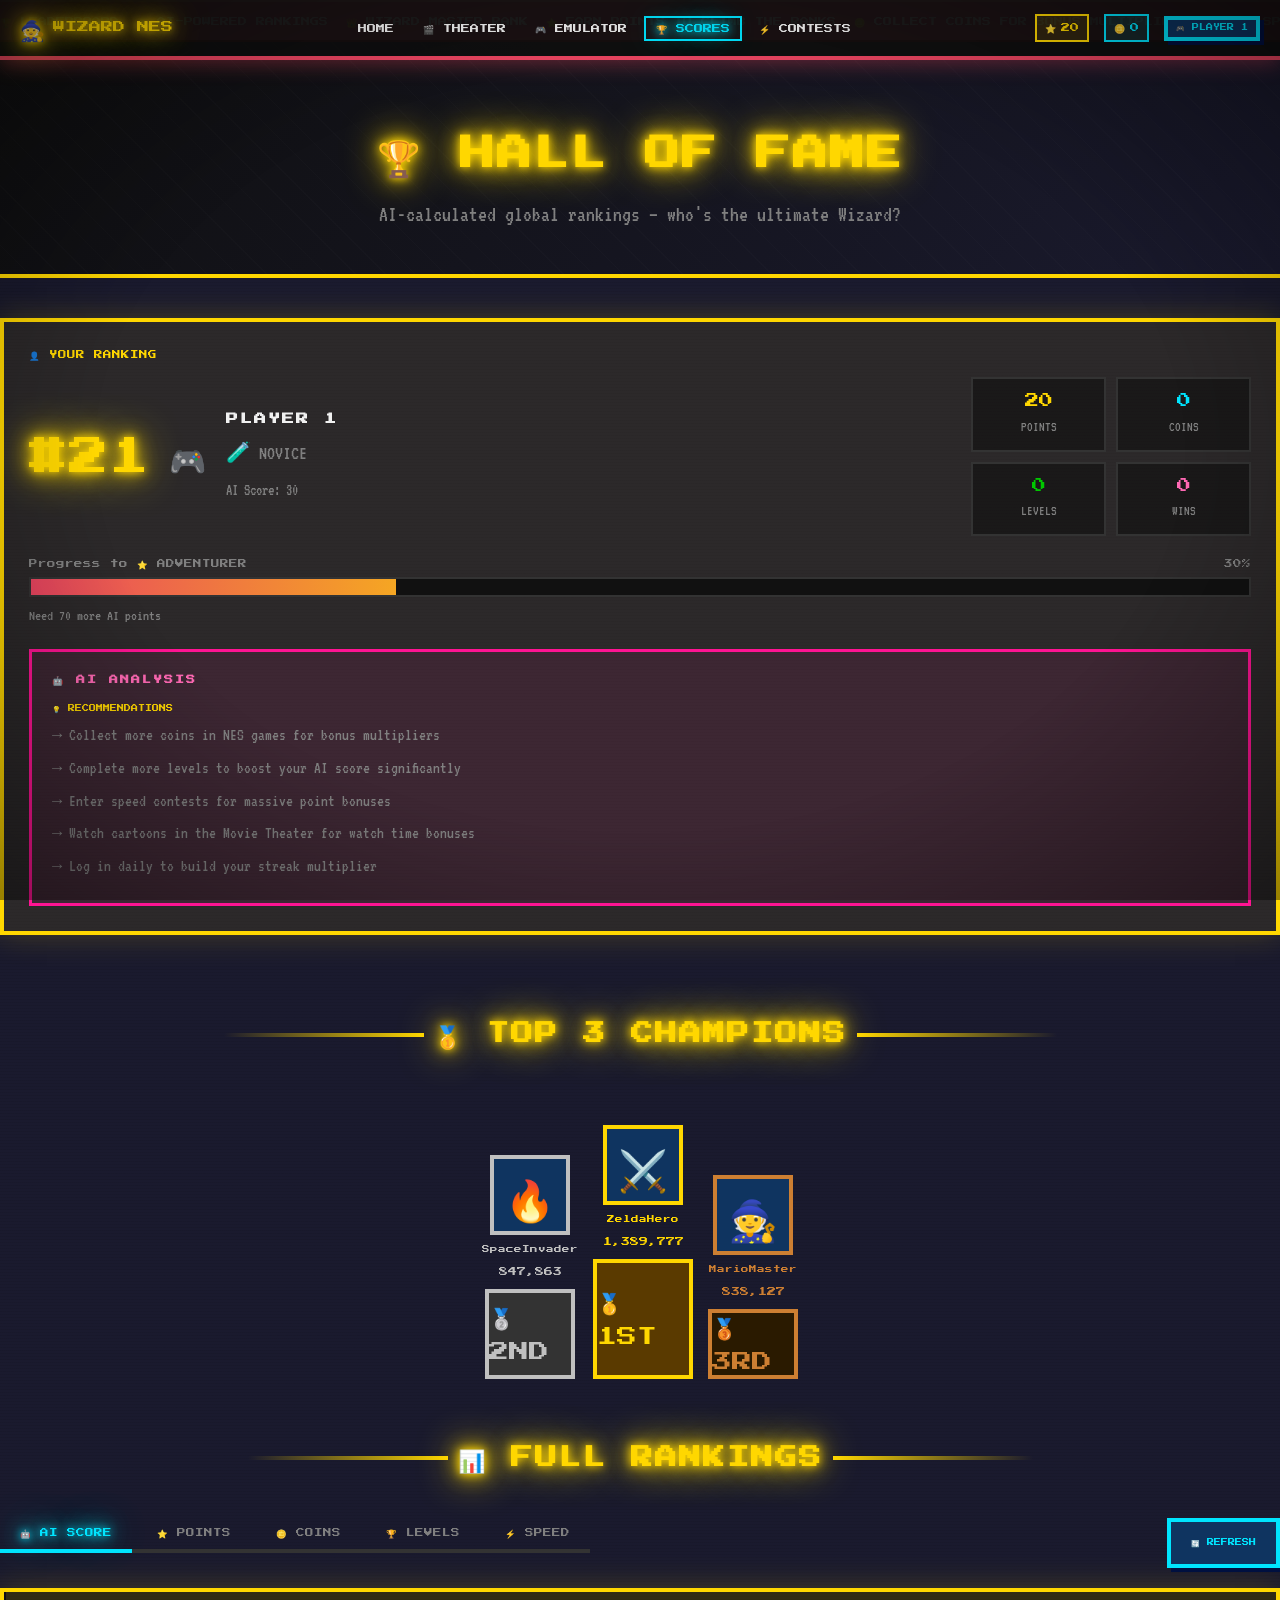
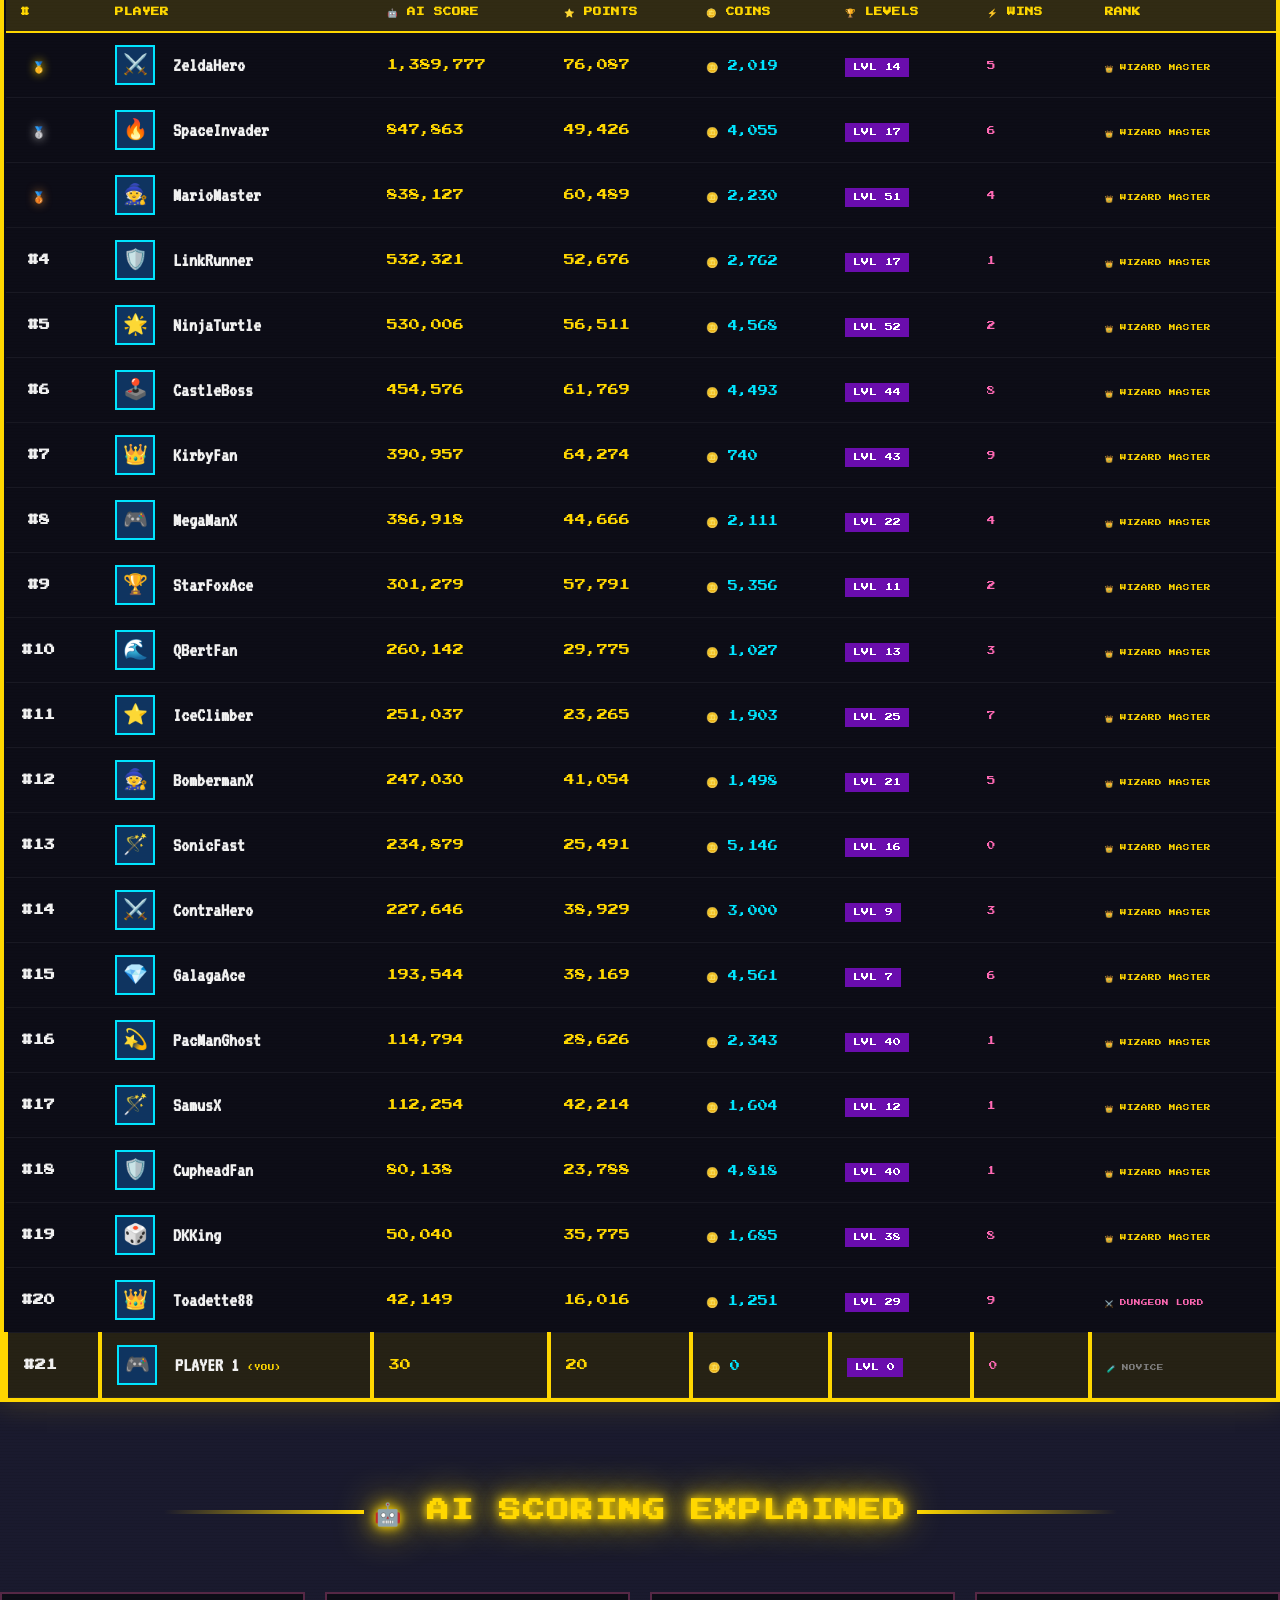
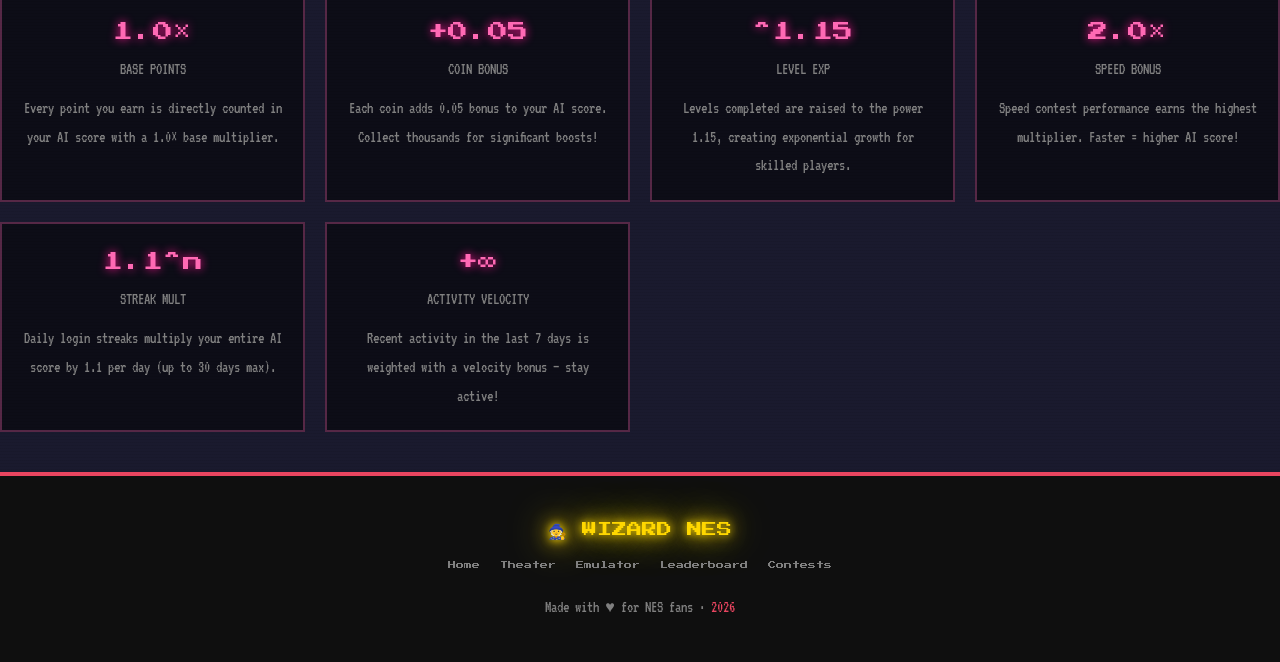
<file: leaderboard.html>
<!DOCTYPE html>
<html lang="en">
<head>
  <meta charset="UTF-8">
  <meta name="viewport" content="width=device-width, initial-scale=1.0">
  <title>🏆 Leaderboard - Wizard NES</title>
  <meta name="description" content="AI-powered NES leaderboard. See top players ranked by AI score including points, coins, levels, speed contest wins and more.">
  <link rel="preconnect" href="https://fonts.googleapis.com">
  <link rel="preconnect" href="https://fonts.gstatic.com" crossorigin>
  <link href="https://fonts.googleapis.com/css2?family=Press+Start+2P&family=VT323:wght@400&display=swap" rel="stylesheet">
  <link rel="stylesheet" href="css/style.css">
  <style>
    .podium {
      display: flex;
      align-items: flex-end;
      justify-content: center;
      gap: 1.5rem;
      margin: 3rem 0;
    }

    .podium-place {
      display: flex;
      flex-direction: column;
      align-items: center;
      gap: 0.8rem;
    }

    .podium-avatar {
      font-size: 4rem;
      background: var(--nes-blue);
      border: 4px solid currentColor;
      width: 80px;
      height: 80px;
      display: flex;
      align-items: center;
      justify-content: center;
    }

    .podium-name {
      font-family: var(--pixel-font);
      font-size: 0.75rem;
      text-align: center;
    }

    .podium-score {
      font-family: var(--pixel-font);
      font-size: 0.9rem;
      text-align: center;
    }

    .podium-block {
      display: flex;
      align-items: center;
      justify-content: center;
      font-family: var(--pixel-font);
      font-size: 2rem;
    }

    .podium-1 { color: var(--nes-yellow); }
    .podium-1 .podium-block { background: #5a3a00; border: 4px solid var(--nes-yellow); height: 120px; width: 100px; }
    .podium-2 { color: #c0c0c0; }
    .podium-2 .podium-block { background: #333; border: 4px solid #c0c0c0; height: 90px; width: 90px; }
    .podium-3 { color: #cd7f32; }
    .podium-3 .podium-block { background: #2a1a00; border: 4px solid #cd7f32; height: 70px; width: 90px; }

    .lb-filters {
      display: flex;
      gap: 1rem;
      flex-wrap: wrap;
      margin-bottom: 2rem;
    }

    .my-rank-card {
      background: rgba(255,215,0,0.08);
      border: 4px solid var(--nes-yellow);
      box-shadow: 0 0 30px rgba(255,215,0,0.2);
      padding: 2.5rem;
      margin-bottom: 3rem;
    }

    .my-rank-header {
      display: flex;
      align-items: center;
      gap: 2rem;
      flex-wrap: wrap;
    }

    .rank-number-big {
      font-family: var(--pixel-font);
      font-size: 4rem;
      color: var(--nes-yellow);
      text-shadow: var(--glow-yellow);
      min-width: 120px;
      text-align: center;
    }

    .rank-info h3 {
      color: var(--nes-white);
      font-size: 1.2rem;
      margin-bottom: 0.5rem;
    }

    .rank-info .rank-title-display {
      font-family: var(--vt-font);
      font-size: 2rem;
      margin-bottom: 0.5rem;
    }

    .leaderboard-tabs {
      margin-bottom: 1.5rem;
    }

    .refresh-btn {
      animation: spin 1s linear infinite;
    }

    @keyframes spin {
      from { transform: rotate(0deg); }
      to   { transform: rotate(360deg); }
    }

    .ai-analysis-panel {
      background: rgba(255,20,147,0.08);
      border: 3px solid #ff1493;
      padding: 2rem;
      margin-top: 2rem;
    }

    .ai-analysis-panel h4 {
      color: #ff69b4;
      margin-bottom: 1.5rem;
      font-size: 0.9rem;
    }
  </style>
</head>
<body>

  <!-- Ticker -->
  <div class="marquee-wrapper">
    <div class="marquee-content">
      🏆 LEADERBOARD &nbsp;🤖 AI-POWERED RANKINGS &nbsp;👑 WIZARD MASTER RANK &nbsp;⭐ EARN POINTS TO CLIMB THE RANKS &nbsp;🪙 COLLECT COINS FOR BONUS MULTIPLIERS &nbsp;⚡ WIN SPEED CONTESTS FOR MASSIVE POINTS &nbsp;🏆 LEADERBOARD
    </div>
  </div>

  <!-- Navbar -->
  <nav class="navbar" role="navigation">
    <div class="navbar-inner">
      <a href="index.html" class="navbar-brand">
        <span class="brand-icon">🧙</span>
        <span>WIZARD NES</span>
      </a>
      <ul class="navbar-nav">
        <li><a href="index.html">HOME</a></li>
        <li><a href="theater.html">🎬 THEATER</a></li>
        <li><a href="emulator.html">🎮 EMULATOR</a></li>
        <li><a href="leaderboard.html" class="active">🏆 SCORES</a></li>
        <li><a href="contests.html">⚡ CONTESTS</a></li>
      </ul>
      <div class="navbar-points">
        <div class="points-badge"><span>⭐</span><span data-points>0</span></div>
        <div class="coins-badge"><span class="coin">🪙</span><span data-coins>0</span></div>
        <button class="nes-btn nes-btn-secondary" style="padding:0.4rem 0.8rem;font-size:0.7rem" data-action="open-profile">
          <span data-avatar>🎮</span> <span data-username>PLAYER1</span>
        </button>
      </div>
    </div>
  </nav>

  <!-- Page Banner -->
  <div class="page-banner">
    <h1 class="page-banner-title">🏆 HALL OF FAME</h1>
    <p class="page-banner-subtitle">AI-calculated global rankings — who's the ultimate Wizard?</p>
  </div>

  <main>
    <div class="container section-padding">

      <!-- My Rank Card -->
      <div class="my-rank-card" id="my-rank-card">
        <div style="font-family:var(--pixel-font);color:var(--nes-yellow);font-size:0.85rem;margin-bottom:1.5rem">
          👤 YOUR RANKING
        </div>
        <div class="my-rank-header">
          <div class="rank-number-big" id="my-rank-num">#?</div>
          <div style="font-family:var(--pixel-font);font-size:3rem" id="my-avatar">🎮</div>
          <div class="rank-info">
            <h3 id="my-name">PLAYER 1</h3>
            <div class="rank-title-display" id="my-rank-title">🧪 NOVICE</div>
            <div style="font-family:var(--vt-font);font-size:1.6rem;color:var(--nes-gray)" id="my-ai-score-display">AI Score: 0</div>
          </div>

          <div style="margin-left:auto;display:grid;grid-template-columns:repeat(2,1fr);gap:1rem;min-width:280px">
            <div style="text-align:center;background:rgba(0,0,0,0.4);border:2px solid #333;padding:1rem">
              <div style="font-family:var(--pixel-font);font-size:1.4rem;color:var(--nes-yellow)" data-points>0</div>
              <div style="font-family:var(--vt-font);font-size:1.4rem;color:var(--nes-gray)">POINTS</div>
            </div>
            <div style="text-align:center;background:rgba(0,0,0,0.4);border:2px solid #333;padding:1rem">
              <div style="font-family:var(--pixel-font);font-size:1.4rem;color:var(--nes-cyan)" data-coins>0</div>
              <div style="font-family:var(--vt-font);font-size:1.4rem;color:var(--nes-gray)">COINS</div>
            </div>
            <div style="text-align:center;background:rgba(0,0,0,0.4);border:2px solid #333;padding:1rem">
              <div style="font-family:var(--pixel-font);font-size:1.4rem;color:var(--nes-green)" id="my-levels">0</div>
              <div style="font-family:var(--vt-font);font-size:1.4rem;color:var(--nes-gray)">LEVELS</div>
            </div>
            <div style="text-align:center;background:rgba(0,0,0,0.4);border:2px solid #333;padding:1rem">
              <div style="font-family:var(--pixel-font);font-size:1.4rem;color:#ff69b4" id="my-wins">0</div>
              <div style="font-family:var(--vt-font);font-size:1.4rem;color:var(--nes-gray)">WINS</div>
            </div>
          </div>
        </div>

        <!-- Progress to next rank -->
        <div id="rank-progress-container" style="margin-top:2rem"></div>

        <!-- AI Analysis -->
        <div class="ai-analysis-panel">
          <h4>🤖 AI ANALYSIS</h4>
          <div id="ai-analysis-content">
            <div style="font-family:var(--vt-font);font-size:1.8rem;color:var(--nes-gray)">
              Start playing games and watching movies to receive your AI analysis!
            </div>
          </div>
        </div>
      </div>

      <!-- Podium (Top 3) -->
      <div class="section-header">
        <h2 class="section-title">🥇 TOP 3 CHAMPIONS</h2>
      </div>
      <div class="podium" id="lb-podium">
        <!-- Rendered by JS -->
      </div>

      <!-- Full Leaderboard -->
      <div class="section-header" style="padding-top:3rem">
        <h2 class="section-title">📊 FULL RANKINGS</h2>
      </div>

      <div class="lb-filters">
        <div class="tabs leaderboard-tabs">
          <button class="tab-btn active" onclick="Leaderboard.switchTab('ai')" data-tab="ai">🤖 AI SCORE</button>
          <button class="tab-btn" onclick="Leaderboard.switchTab('points')" data-tab="points">⭐ POINTS</button>
          <button class="tab-btn" onclick="Leaderboard.switchTab('coins')" data-tab="coins">🪙 COINS</button>
          <button class="tab-btn" onclick="Leaderboard.switchTab('levels')" data-tab="levels">🏆 LEVELS</button>
          <button class="tab-btn" onclick="Leaderboard.switchTab('speed')" data-tab="speed">⚡ SPEED</button>
        </div>

        <button class="nes-btn nes-btn-secondary" style="font-size:0.7rem;margin-left:auto" onclick="Leaderboard.refresh()">
          🔄 REFRESH
        </button>
      </div>

      <div class="leaderboard-container">
        <div style="overflow-x:auto">
          <table class="leaderboard-table" id="full-leaderboard">
            <thead>
              <tr>
                <th>#</th>
                <th>PLAYER</th>
                <th id="score-col-header">🤖 AI SCORE</th>
                <th>⭐ POINTS</th>
                <th>🪙 COINS</th>
                <th>🏆 LEVELS</th>
                <th>⚡ WINS</th>
                <th>RANK</th>
              </tr>
            </thead>
            <tbody id="full-lb-body">
              <!-- Rendered by JS -->
            </tbody>
          </table>
        </div>
      </div>

      <!-- How AI Scoring Works -->
      <div style="margin-top:4rem">
        <div class="section-header">
          <h2 class="section-title">🤖 AI SCORING EXPLAINED</h2>
        </div>
        <div style="display:grid;grid-template-columns:repeat(auto-fit,minmax(260px,1fr));gap:2rem;margin-top:2rem">

          <div class="ai-metric" style="padding:2rem">
            <span class="metric-value">1.0×</span>
            <span class="metric-label">BASE POINTS</span>
            <div style="font-family:var(--vt-font);font-size:1.6rem;color:var(--nes-gray);margin-top:1rem">
              Every point you earn is directly counted in your AI score with a 1.0× base multiplier.
            </div>
          </div>

          <div class="ai-metric" style="padding:2rem">
            <span class="metric-value">+0.05</span>
            <span class="metric-label">COIN BONUS</span>
            <div style="font-family:var(--vt-font);font-size:1.6rem;color:var(--nes-gray);margin-top:1rem">
              Each coin adds 0.05 bonus to your AI score. Collect thousands for significant boosts!
            </div>
          </div>

          <div class="ai-metric" style="padding:2rem">
            <span class="metric-value">^1.15</span>
            <span class="metric-label">LEVEL EXP</span>
            <div style="font-family:var(--vt-font);font-size:1.6rem;color:var(--nes-gray);margin-top:1rem">
              Levels completed are raised to the power 1.15, creating exponential growth for skilled players.
            </div>
          </div>

          <div class="ai-metric" style="padding:2rem">
            <span class="metric-value">2.0×</span>
            <span class="metric-label">SPEED BONUS</span>
            <div style="font-family:var(--vt-font);font-size:1.6rem;color:var(--nes-gray);margin-top:1rem">
              Speed contest performance earns the highest multiplier. Faster = higher AI score!
            </div>
          </div>

          <div class="ai-metric" style="padding:2rem">
            <span class="metric-value">1.1^n</span>
            <span class="metric-label">STREAK MULT</span>
            <div style="font-family:var(--vt-font);font-size:1.6rem;color:var(--nes-gray);margin-top:1rem">
              Daily login streaks multiply your entire AI score by 1.1 per day (up to 30 days max).
            </div>
          </div>

          <div class="ai-metric" style="padding:2rem">
            <span class="metric-value">+∞</span>
            <span class="metric-label">ACTIVITY VELOCITY</span>
            <div style="font-family:var(--vt-font);font-size:1.6rem;color:var(--nes-gray);margin-top:1rem">
              Recent activity in the last 7 days is weighted with a velocity bonus — stay active!
            </div>
          </div>
        </div>
      </div>

    </div>
  </main>

  <!-- Footer -->
  <footer class="footer">
    <div class="container">
      <div class="footer-logo">🧙 WIZARD NES</div>
      <div class="footer-links">
        <a href="index.html">Home</a>
        <a href="theater.html">Theater</a>
        <a href="emulator.html">Emulator</a>
        <a href="leaderboard.html">Leaderboard</a>
        <a href="contests.html">Contests</a>
      </div>
      <p class="footer-copyright">Made with ♥ for NES fans · <span id="year"></span></p>
    </div>
  </footer>

  <!-- Profile Modal -->
  <div id="profile-modal" class="modal-overlay" role="dialog" aria-modal="true">
    <div class="modal">
      <button class="modal-close" data-action="close-modal">✕</button>
      <h2 style="color:var(--nes-yellow);margin-bottom:2rem;font-size:1.4rem">👤 YOUR PROFILE</h2>
      <div id="profile-modal-content"></div>
    </div>
  </div>

  <script src="js/ai-engine.js"></script>
  <script src="js/movies-data.js"></script>
  <script src="js/app.js"></script>
  <script>
    document.getElementById('year').textContent = new Date().getFullYear();

    const Leaderboard = (() => {
      let activeTab = 'ai';
      let lbData    = [];

      function generateData() {
        const base = AIEngine.generateLeaderboardData(20);

        // Inject current user
        const user     = App.getUser();
        const userEntry = {
          ...user,
          id: 'current_user',
          aiScore: AIEngine.calculateAIScore(user),
          isCurrentUser: true,
        };

        return AIEngine.sortLeaderboard([...base, userEntry]);
      }

      function renderPodium(data) {
        const top3     = data.slice(0, 3);
        const container = document.getElementById('lb-podium');
        if (!container || top3.length < 3) return;

        const order = [top3[1], top3[0], top3[2]]; // 2nd, 1st, 3rd
        const classes = ['podium-2', 'podium-1', 'podium-3'];
        const labels  = ['🥈 2ND', '🥇 1ST', '🥉 3RD'];

        container.innerHTML = order.map((p, i) => `
          <div class="podium-place ${classes[i]}">
            <div class="podium-avatar">${p.avatar}</div>
            <div class="podium-name">${p.name}${p.isCurrentUser ? ' (YOU)' : ''}</div>
            <div class="podium-score">${p.aiScore.toLocaleString()}</div>
            <div class="podium-block">${labels[i]}</div>
          </div>
        `).join('');
      }

      function getSortKey(tab) {
        const keys = {
          ai:     'aiScore',
          points: 'points',
          coins:  'coins',
          levels: 'levelsCompleted',
          speed:  'bestSpeedTime',
        };
        return keys[tab] || 'aiScore';
      }

      function renderTable(data, tab) {
        const tbody = document.getElementById('full-lb-body');
        const header = document.getElementById('score-col-header');
        if (!tbody) return;

        const headers = {
          ai:     '🤖 AI SCORE',
          points: '⭐ POINTS',
          coins:  '🪙 COINS',
          levels: '🏆 LEVELS',
          speed:  '⚡ BEST TIME',
        };
        if (header) header.textContent = headers[tab] || '🤖 AI SCORE';

        const key = getSortKey(tab);
        const sorted = [...data].sort((a, b) => {
          if (tab === 'speed') {
            // Lower time is better, 0 means no time
            if (!a[key]) return 1;
            if (!b[key]) return -1;
            return a[key] - b[key];
          }
          return b[key] - a[key];
        });

        tbody.innerHTML = sorted.map((p, i) => {
          const rank   = AIEngine.getRank(p.aiScore);
          const rankNum = i + 1;
          const isUser  = p.isCurrentUser;
          const rankIcon = rankNum === 1 ? '🥇' : rankNum === 2 ? '🥈' : rankNum === 3 ? '🥉' : `#${rankNum}`;

          let mainScore;
          if (tab === 'speed' && p.bestSpeedTime) {
            const ms   = p.bestSpeedTime;
            const secs = Math.floor(ms / 1000);
            mainScore  = `${Math.floor(secs/60)}:${String(secs%60).padStart(2,'0')}`;
          } else {
            mainScore = (p[key] || 0).toLocaleString();
          }

          return `
            <tr ${isUser ? 'class="current-user"' : ''}>
              <td><span class="rank-badge rank-${rankNum <= 3 ? rankNum : 0}">${rankIcon}</span></td>
              <td>
                <span class="player-avatar">${p.avatar}</span>
                <strong>${p.name}</strong>${isUser ? ' <span style="color:var(--nes-yellow);font-family:var(--pixel-font);font-size:0.65rem">(YOU)</span>' : ''}
              </td>
              <td><span class="score-value">${mainScore}</span></td>
              <td><span class="score-value">${(p.points || 0).toLocaleString()}</span></td>
              <td><span class="coins-value">🪙 ${(p.coins || 0).toLocaleString()}</span></td>
              <td><span class="level-badge">LVL ${p.levelsCompleted || 0}</span></td>
              <td style="color:#ff69b4;font-family:var(--pixel-font);font-size:0.85rem">${p.contestsWon || 0}</td>
              <td><span style="color:${rank.color};font-family:var(--pixel-font);font-size:0.65rem">${rank.title}</span></td>
            </tr>
          `;
        }).join('');
      }

      function updateMyRankCard(data) {
        const user      = App.getUser();
        const userEntry = data.find(p => p.isCurrentUser);
        if (!userEntry) return;

        const rankIndex = data.indexOf(userEntry) + 1;
        const report    = AIEngine.generateReport(user);

        // Update display elements
        const els = {
          '#my-rank-num':         `#${rankIndex}`,
          '#my-avatar':           user.avatar,
          '#my-name':             user.name,
          '#my-rank-title':       report.rank.title,
          '#my-ai-score-display': `AI Score: ${report.aiScore.toLocaleString()}`,
          '#my-levels':           user.levelsCompleted || 0,
          '#my-wins':             user.contestsWon || 0,
        };

        Object.entries(els).forEach(([sel, val]) => {
          const el = document.querySelector(sel);
          if (el) el.textContent = val;
        });

        // Color rank title
        const rankTitleEl = document.querySelector('#my-rank-title');
        if (rankTitleEl) rankTitleEl.style.color = report.rank.color;

        // Progress to next rank
        const progressContainer = document.getElementById('rank-progress-container');
        if (progressContainer && report.nextRank) {
          progressContainer.innerHTML = `
            <div class="progress-container">
              <div class="progress-label">
                <span>Progress to ${report.nextRank.title}</span>
                <span>${report.nextRank.percentage}%</span>
              </div>
              <div class="progress-bar">
                <div class="progress-fill progress-points" style="width:${report.nextRank.percentage}%"></div>
              </div>
              <div style="font-family:var(--vt-font);font-size:1.5rem;color:var(--nes-gray);margin-top:0.5rem">
                Need ${report.nextRank.needed.toLocaleString()} more AI points
              </div>
            </div>
          `;
        } else if (progressContainer) {
          progressContainer.innerHTML = `
            <div style="font-family:var(--pixel-font);color:var(--nes-yellow);font-size:1rem">
              👑 TOP RANK ACHIEVED — WIZARD MASTER!
            </div>
          `;
        }

        // AI Analysis
        const analysisEl = document.getElementById('ai-analysis-content');
        if (analysisEl) {
          const tips     = report.tips;
          const strengths = report.strengths;
          let html       = '';

          if (strengths.length > 0) {
            html += `<div style="margin-bottom:1rem">
              <div style="font-family:var(--pixel-font);font-size:0.7rem;color:var(--nes-green);margin-bottom:0.5rem">✅ STRENGTHS</div>
              ${strengths.map(s => `<div style="font-family:var(--vt-font);font-size:1.7rem;color:var(--nes-white);margin:0.2rem 0">${s}</div>`).join('')}
            </div>`;
          }

          if (tips.length > 0) {
            html += `<div>
              <div style="font-family:var(--pixel-font);font-size:0.7rem;color:var(--nes-yellow);margin-bottom:0.5rem">💡 RECOMMENDATIONS</div>
              ${tips.map(t => `<div style="font-family:var(--vt-font);font-size:1.7rem;color:var(--nes-gray);margin:0.2rem 0">→ ${t}</div>`).join('')}
            </div>`;
          }

          if (!html) {
            html = `<div style="font-family:var(--vt-font);font-size:1.8rem;color:var(--nes-gray)">
              Play games, watch movies, and join contests to receive personalized AI analysis!
            </div>`;
          }

          analysisEl.innerHTML = html;
        }
      }

      function switchTab(tab) {
        activeTab = tab;
        document.querySelectorAll('.tab-btn').forEach(b => {
          b.classList.toggle('active', b.dataset.tab === tab);
        });
        renderTable(lbData, tab);
      }

      function refresh() {
        lbData = generateData();
        renderTable(lbData, activeTab);
        updateMyRankCard(lbData);
        App.showToast('🔄 Leaderboard refreshed!', 'info');
      }

      function init() {
        lbData = generateData();
        renderPodium(lbData);
        renderTable(lbData, 'ai');
        updateMyRankCard(lbData);
      }

      return { init, switchTab, refresh };
    })();

    document.addEventListener('DOMContentLoaded', Leaderboard.init);
  </script>
</body>
</html>
</file>
<file: css/style.css>
/* ===================================================
   WIZARD NES MOVIE WEBSITE - CARTOON MOVIE THEATER
   Main Stylesheet - NES Retro Theme
   =================================================== */

@import url('https://fonts.googleapis.com/css2?family=Press+Start+2P&family=VT323:wght@400&display=swap');

/* ---- CSS Variables / NES Color Palette ---- */
:root {
  --nes-black:    #0f0f0f;
  --nes-dark:     #1a1a2e;
  --nes-darkblue: #16213e;
  --nes-blue:     #0f3460;
  --nes-red:      #e94560;
  --nes-orange:   #f5a623;
  --nes-yellow:   #ffd700;
  --nes-green:    #00c800;
  --nes-cyan:     #00e5ff;
  --nes-purple:   #6a0dad;
  --nes-white:    #f0f0f0;
  --nes-gray:     #808080;
  --pixel-font:   'Press Start 2P', cursive;
  --vt-font:      'VT323', monospace;
  --scanline:     rgba(0,0,0,0.06);
  --glow-blue:    0 0 8px #00e5ff, 0 0 20px #00e5ff, 0 0 40px #00e5ff;
  --glow-red:     0 0 8px #e94560, 0 0 20px #e94560, 0 0 40px #e94560;
  --glow-yellow:  0 0 8px #ffd700, 0 0 20px #ffd700, 0 0 40px #ffd700;
  --glow-green:   0 0 8px #00c800, 0 0 20px #00c800;
}

/* ---- Reset & Base ---- */
*, *::before, *::after { box-sizing: border-box; margin: 0; padding: 0; }

html { scroll-behavior: smooth; font-size: 62.5%; }

body {
  background-color: var(--nes-dark);
  color: var(--nes-white);
  font-family: var(--pixel-font);
  font-size: 1.2rem;
  line-height: 1.8;
  overflow-x: hidden;
  min-height: 100vh;
  /* CRT scanline overlay */
  background-image:
    repeating-linear-gradient(
      0deg,
      var(--scanline),
      var(--scanline) 1px,
      transparent 1px,
      transparent 3px
    );
}

/* ---- CRT Screen Effect ---- */
body::before {
  content: '';
  position: fixed;
  top: 0; left: 0; right: 0; bottom: 0;
  background: radial-gradient(
    ellipse at center,
    transparent 60%,
    rgba(0,0,0,0.4) 100%
  );
  pointer-events: none;
  z-index: 9999;
}

/* ---- Scrollbar ---- */
::-webkit-scrollbar { width: 10px; }
::-webkit-scrollbar-track { background: var(--nes-black); }
::-webkit-scrollbar-thumb { background: var(--nes-red); border-radius: 0; }
::-webkit-scrollbar-thumb:hover { background: var(--nes-orange); }

/* ---- Typography ---- */
h1, h2, h3, h4, h5, h6 {
  font-family: var(--pixel-font);
  text-transform: uppercase;
  letter-spacing: 2px;
}

h1 { font-size: 2.4rem; }
h2 { font-size: 1.8rem; }
h3 { font-size: 1.4rem; }

p { font-family: var(--vt-font); font-size: 2rem; }

a {
  color: var(--nes-cyan);
  text-decoration: none;
  transition: all 0.2s;
}
a:hover { color: var(--nes-yellow); text-shadow: var(--glow-yellow); }

/* ---- Pixel Border ---- */
.pixel-border {
  border: 4px solid var(--nes-white);
  box-shadow: 4px 4px 0 var(--nes-black), inset -4px -4px 0 rgba(0,0,0,0.3);
  image-rendering: pixelated;
}

.pixel-border-blue {
  border: 4px solid var(--nes-cyan);
  box-shadow: 4px 4px 0 var(--nes-blue), 0 0 15px var(--nes-cyan);
}

.pixel-border-red {
  border: 4px solid var(--nes-red);
  box-shadow: 4px 4px 0 #800000, 0 0 15px var(--nes-red);
}

.pixel-border-gold {
  border: 4px solid var(--nes-yellow);
  box-shadow: 4px 4px 0 #805500, 0 0 15px var(--nes-yellow);
}

/* ---- NES Button ---- */
.nes-btn {
  display: inline-block;
  padding: 1.2rem 2rem;
  font-family: var(--pixel-font);
  font-size: 1rem;
  cursor: pointer;
  border: none;
  text-transform: uppercase;
  transition: transform 0.1s, box-shadow 0.1s;
  image-rendering: pixelated;
  user-select: none;
}

.nes-btn:active { transform: translate(2px, 2px); }

.nes-btn-primary {
  background: var(--nes-red);
  color: var(--nes-white);
  border: 4px solid #ff8080;
  box-shadow: 4px 4px 0 #800000;
}
.nes-btn-primary:hover {
  background: #ff2255;
  box-shadow: 4px 4px 0 #600000, var(--glow-red);
  color: var(--nes-white);
}

.nes-btn-secondary {
  background: var(--nes-blue);
  color: var(--nes-cyan);
  border: 4px solid var(--nes-cyan);
  box-shadow: 4px 4px 0 #001040;
}
.nes-btn-secondary:hover {
  background: #1a3a6e;
  box-shadow: 4px 4px 0 #001040, var(--glow-blue);
  color: var(--nes-cyan);
}

.nes-btn-gold {
  background: #5a3a00;
  color: var(--nes-yellow);
  border: 4px solid var(--nes-yellow);
  box-shadow: 4px 4px 0 #2a1a00;
}
.nes-btn-gold:hover {
  background: #7a5a00;
  box-shadow: 4px 4px 0 #2a1a00, var(--glow-yellow);
  color: var(--nes-yellow);
}

.nes-btn-green {
  background: #004000;
  color: var(--nes-green);
  border: 4px solid var(--nes-green);
  box-shadow: 4px 4px 0 #001800;
}
.nes-btn-green:hover {
  box-shadow: 4px 4px 0 #001800, var(--glow-green);
  color: var(--nes-green);
}

/* ---- Navbar ---- */
.navbar {
  position: fixed;
  top: 0;
  width: 100%;
  z-index: 1000;
  background: rgba(15, 15, 15, 0.95);
  border-bottom: 4px solid var(--nes-red);
  box-shadow: 0 4px 20px rgba(233, 69, 96, 0.4);
  padding: 1rem 2rem;
}

.navbar-inner {
  max-width: 1400px;
  margin: 0 auto;
  display: flex;
  align-items: center;
  justify-content: space-between;
  flex-wrap: wrap;
  gap: 1rem;
}

.navbar-brand {
  font-family: var(--pixel-font);
  font-size: 1.2rem;
  color: var(--nes-yellow);
  text-shadow: var(--glow-yellow);
  display: flex;
  align-items: center;
  gap: 0.8rem;
}

.navbar-brand .brand-icon { font-size: 2rem; }

.navbar-nav {
  display: flex;
  list-style: none;
  gap: 0.5rem;
  flex-wrap: wrap;
  align-items: center;
}

.navbar-nav a {
  font-family: var(--pixel-font);
  font-size: 0.9rem;
  color: var(--nes-white);
  padding: 0.6rem 1rem;
  border: 2px solid transparent;
  transition: all 0.2s;
}

.navbar-nav a:hover,
.navbar-nav a.active {
  color: var(--nes-cyan);
  border-color: var(--nes-cyan);
  text-shadow: var(--glow-blue);
}

.navbar-points {
  display: flex;
  align-items: center;
  gap: 1.5rem;
  font-family: var(--pixel-font);
  font-size: 1rem;
}

.points-badge {
  display: flex;
  align-items: center;
  gap: 0.5rem;
  padding: 0.4rem 0.8rem;
  background: rgba(255,215,0,0.1);
  border: 2px solid var(--nes-yellow);
  color: var(--nes-yellow);
  font-size: 0.9rem;
}

.coins-badge {
  display: flex;
  align-items: center;
  gap: 0.5rem;
  padding: 0.4rem 0.8rem;
  background: rgba(0,229,255,0.1);
  border: 2px solid var(--nes-cyan);
  color: var(--nes-cyan);
  font-size: 0.9rem;
}

/* ---- Hero Section ---- */
.hero {
  min-height: 100vh;
  display: flex;
  flex-direction: column;
  align-items: center;
  justify-content: center;
  padding: 10rem 2rem 4rem;
  text-align: center;
  position: relative;
  overflow: hidden;
  background: linear-gradient(135deg, #0f0f0f 0%, #1a1a2e 50%, #16213e 100%);
}

.hero-stars {
  position: absolute;
  top: 0; left: 0; right: 0; bottom: 0;
  overflow: hidden;
  pointer-events: none;
}

.star {
  position: absolute;
  width: 2px;
  height: 2px;
  background: white;
  animation: twinkle var(--duration, 3s) infinite alternate;
  animation-delay: var(--delay, 0s);
}

@keyframes twinkle {
  from { opacity: 0.2; transform: scale(1); }
  to   { opacity: 1;   transform: scale(1.5); }
}

.hero-title {
  font-size: clamp(2rem, 5vw, 4rem);
  color: var(--nes-yellow);
  text-shadow: var(--glow-yellow);
  animation: pulse-glow 2s ease-in-out infinite alternate;
  position: relative;
  z-index: 2;
  margin-bottom: 1.5rem;
  line-height: 1.4;
}

.hero-subtitle {
  font-family: var(--vt-font);
  font-size: clamp(1.8rem, 3vw, 2.8rem);
  color: var(--nes-cyan);
  text-shadow: var(--glow-blue);
  position: relative;
  z-index: 2;
  margin-bottom: 3rem;
  max-width: 800px;
}

.hero-sprite {
  position: relative;
  z-index: 2;
  margin-bottom: 3rem;
  animation: bounce 1s ease-in-out infinite alternate;
}

.nes-sprite {
  image-rendering: pixelated;
  width: 80px;
  height: 80px;
  font-size: 6rem;
  display: inline-block;
  filter: drop-shadow(0 0 20px var(--nes-yellow));
}

@keyframes bounce {
  from { transform: translateY(0); }
  to   { transform: translateY(-15px); }
}

@keyframes pulse-glow {
  from { text-shadow: 0 0 10px #ffd700, 0 0 20px #ffd700; }
  to   { text-shadow: 0 0 20px #ffd700, 0 0 40px #ffd700, 0 0 60px #ffa500; }
}

.hero-cta {
  display: flex;
  gap: 2rem;
  justify-content: center;
  flex-wrap: wrap;
  position: relative;
  z-index: 2;
}

.scroll-indicator {
  position: absolute;
  bottom: 3rem;
  left: 50%;
  transform: translateX(-50%);
  display: flex;
  flex-direction: column;
  align-items: center;
  gap: 0.5rem;
  animation: float 2s ease-in-out infinite;
  font-family: var(--pixel-font);
  font-size: 0.8rem;
  color: var(--nes-gray);
  z-index: 2;
}

@keyframes float {
  0%, 100% { transform: translateX(-50%) translateY(0); }
  50%       { transform: translateX(-50%) translateY(-8px); }
}

/* ---- Section Headers ---- */
.section-header {
  text-align: center;
  padding: 5rem 2rem 3rem;
}

.section-title {
  font-size: clamp(1.4rem, 3vw, 2.2rem);
  color: var(--nes-yellow);
  text-shadow: var(--glow-yellow);
  margin-bottom: 1rem;
  display: flex;
  align-items: center;
  justify-content: center;
  gap: 1rem;
}

.section-title::before,
.section-title::after {
  content: '';
  flex: 1;
  max-width: 200px;
  height: 4px;
  background: linear-gradient(to right, transparent, var(--nes-yellow));
}

.section-title::after {
  background: linear-gradient(to left, transparent, var(--nes-yellow));
}

.section-subtitle {
  font-family: var(--vt-font);
  font-size: 2rem;
  color: var(--nes-gray);
  max-width: 600px;
  margin: 0 auto;
}

/* ---- Container ---- */
.container {
  max-width: 1400px;
  margin: 0 auto;
  padding: 0 2rem;
}

.section-padding {
  padding: 4rem 0;
}

/* ---- Feature Cards Grid ---- */
.features-grid {
  display: grid;
  grid-template-columns: repeat(auto-fit, minmax(260px, 1fr));
  gap: 2.5rem;
  padding: 2rem 0;
}

.feature-card {
  background: rgba(255,255,255,0.03);
  border: 4px solid var(--nes-blue);
  padding: 3rem 2rem;
  text-align: center;
  transition: all 0.3s;
  cursor: pointer;
  position: relative;
  overflow: hidden;
}

.feature-card::before {
  content: '';
  position: absolute;
  top: 0; left: -100%;
  width: 100%; height: 100%;
  background: linear-gradient(90deg, transparent, rgba(255,255,255,0.05), transparent);
  transition: left 0.5s;
}

.feature-card:hover::before { left: 100%; }

.feature-card:hover {
  border-color: var(--nes-cyan);
  box-shadow: 0 0 30px rgba(0,229,255,0.3);
  transform: translateY(-4px);
}

.feature-icon {
  font-size: 5rem;
  margin-bottom: 1.5rem;
  display: block;
  filter: drop-shadow(0 0 10px currentColor);
}

.feature-card h3 {
  color: var(--nes-yellow);
  margin-bottom: 1rem;
  font-size: 1.2rem;
}

.feature-card p {
  color: var(--nes-gray);
  font-size: 1.6rem;
  line-height: 1.6;
}

/* ---- Stats Bar ---- */
.stats-bar {
  background: rgba(0,0,0,0.5);
  border-top: 4px solid var(--nes-red);
  border-bottom: 4px solid var(--nes-red);
  padding: 2rem;
  display: flex;
  justify-content: space-around;
  flex-wrap: wrap;
  gap: 2rem;
  text-align: center;
}

.stat-item {
  display: flex;
  flex-direction: column;
  align-items: center;
  gap: 0.5rem;
}

.stat-number {
  font-family: var(--pixel-font);
  font-size: 2.5rem;
  color: var(--nes-yellow);
  text-shadow: var(--glow-yellow);
  animation: counter-up 2s ease-out forwards;
}

.stat-label {
  font-family: var(--vt-font);
  font-size: 1.8rem;
  color: var(--nes-gray);
  text-transform: uppercase;
}

/* ---- Movie Theater ---- */
.theater-container {
  background: #000;
  border: 8px solid #333;
  border-radius: 4px;
  box-shadow: 0 0 60px rgba(0,0,0,0.8), inset 0 0 30px rgba(0,0,0,0.5);
  padding: 1rem;
  margin: 2rem 0;
}

.theater-screen {
  background: #000;
  aspect-ratio: 16/9;
  position: relative;
  overflow: hidden;
  border: 4px solid #111;
}

.theater-screen iframe {
  width: 100%;
  height: 100%;
  border: none;
}

.theater-screen .screen-placeholder {
  display: flex;
  flex-direction: column;
  align-items: center;
  justify-content: center;
  height: 100%;
  min-height: 400px;
  color: var(--nes-gray);
}

.screen-placeholder .play-icon {
  font-size: 8rem;
  margin-bottom: 2rem;
  opacity: 0.5;
  transition: all 0.3s;
  cursor: pointer;
}

.screen-placeholder .play-icon:hover {
  opacity: 1;
  filter: drop-shadow(0 0 20px var(--nes-cyan));
  transform: scale(1.1);
}

/* Movie Grid */
.movie-grid {
  display: grid;
  grid-template-columns: repeat(auto-fill, minmax(220px, 1fr));
  gap: 2rem;
  padding: 2rem 0;
}

.movie-card {
  background: rgba(255,255,255,0.05);
  border: 3px solid #333;
  cursor: pointer;
  transition: all 0.3s;
  overflow: hidden;
  position: relative;
}

.movie-card:hover {
  border-color: var(--nes-cyan);
  box-shadow: 0 0 20px rgba(0,229,255,0.3);
  transform: scale(1.03);
}

.movie-thumb {
  width: 100%;
  aspect-ratio: 16/9;
  background: #111;
  display: flex;
  align-items: center;
  justify-content: center;
  position: relative;
  overflow: hidden;
  font-size: 5rem;
}

.movie-thumb img {
  width: 100%;
  height: 100%;
  object-fit: cover;
}

.movie-thumb .thumb-overlay {
  position: absolute;
  top: 0; left: 0; right: 0; bottom: 0;
  background: rgba(0,0,0,0.4);
  display: flex;
  align-items: center;
  justify-content: center;
  opacity: 0;
  transition: opacity 0.3s;
  font-size: 4rem;
}

.movie-card:hover .thumb-overlay { opacity: 1; }

.movie-info {
  padding: 1rem;
}

.movie-title {
  font-family: var(--pixel-font);
  font-size: 0.9rem;
  color: var(--nes-white);
  margin-bottom: 0.5rem;
  line-height: 1.6;
}

.movie-meta {
  font-family: var(--vt-font);
  font-size: 1.6rem;
  color: var(--nes-gray);
  display: flex;
  justify-content: space-between;
}

.movie-points {
  color: var(--nes-yellow);
  font-size: 1.4rem;
  font-family: var(--pixel-font);
}

/* Movie Categories */
.movie-categories {
  display: flex;
  gap: 1rem;
  flex-wrap: wrap;
  margin: 1.5rem 0;
}

.cat-btn {
  padding: 0.6rem 1.2rem;
  font-family: var(--pixel-font);
  font-size: 0.8rem;
  background: transparent;
  border: 2px solid var(--nes-gray);
  color: var(--nes-gray);
  cursor: pointer;
  transition: all 0.2s;
  text-transform: uppercase;
}

.cat-btn:hover,
.cat-btn.active {
  border-color: var(--nes-cyan);
  color: var(--nes-cyan);
  text-shadow: var(--glow-blue);
}

/* ---- NES Emulator ---- */
.emulator-wrapper {
  background: #000;
  border: 8px solid #555;
  padding: 1rem;
  margin: 2rem 0;
  box-shadow: 0 0 50px rgba(0,0,0,0.9), inset 0 0 20px rgba(0,0,0,0.5);
}

.emulator-header {
  display: flex;
  align-items: center;
  justify-content: space-between;
  padding: 1rem;
  background: #111;
  margin-bottom: 1rem;
  border: 2px solid #333;
}

.emulator-title {
  font-family: var(--pixel-font);
  color: var(--nes-green);
  text-shadow: var(--glow-green);
  font-size: 1.1rem;
}

#emulator-container {
  width: 100%;
  min-height: 500px;
  background: #000;
  display: flex;
  align-items: center;
  justify-content: center;
}

#game {
  width: 100%;
  max-width: 768px;
  margin: 0 auto;
  display: block;
}

/* Game Select Grid */
.game-grid {
  display: grid;
  grid-template-columns: repeat(auto-fill, minmax(200px, 1fr));
  gap: 1.5rem;
  padding: 2rem 0;
}

.game-card {
  background: rgba(0,0,0,0.5);
  border: 3px solid var(--nes-blue);
  padding: 1.5rem;
  text-align: center;
  cursor: pointer;
  transition: all 0.3s;
}

.game-card:hover {
  border-color: var(--nes-green);
  box-shadow: 0 0 20px rgba(0,200,0,0.3);
  transform: translateY(-4px);
}

.game-card .game-icon { font-size: 4rem; margin-bottom: 1rem; display: block; }
.game-card .game-name {
  font-family: var(--pixel-font);
  font-size: 0.85rem;
  color: var(--nes-white);
  margin-bottom: 0.5rem;
}
.game-card .game-genre {
  font-family: var(--vt-font);
  font-size: 1.4rem;
  color: var(--nes-gray);
}

/* Controls Display */
.controls-display {
  background: rgba(0,0,0,0.6);
  border: 3px solid #333;
  padding: 2rem;
  margin: 2rem 0;
}

.controls-title {
  font-family: var(--pixel-font);
  color: var(--nes-cyan);
  margin-bottom: 1.5rem;
  text-align: center;
  font-size: 1rem;
}

.controls-grid {
  display: grid;
  grid-template-columns: repeat(auto-fit, minmax(200px, 1fr));
  gap: 1.5rem;
}

.control-item {
  display: flex;
  align-items: center;
  gap: 1rem;
  font-family: var(--vt-font);
  font-size: 1.8rem;
}

.key-badge {
  background: #222;
  border: 3px solid #555;
  border-bottom: 5px solid #333;
  padding: 0.3rem 0.8rem;
  font-family: var(--pixel-font);
  font-size: 0.8rem;
  color: var(--nes-white);
  min-width: 50px;
  text-align: center;
  box-shadow: 0 3px 0 #111;
}

/* ---- Leaderboard ---- */
.leaderboard-container {
  background: rgba(0,0,0,0.5);
  border: 4px solid var(--nes-yellow);
  box-shadow: 0 0 30px rgba(255,215,0,0.2);
  overflow: hidden;
}

.leaderboard-header {
  background: linear-gradient(135deg, #3a2000, #5a3500);
  padding: 2rem;
  display: flex;
  align-items: center;
  justify-content: space-between;
  border-bottom: 4px solid var(--nes-yellow);
}

.leaderboard-header h2 {
  color: var(--nes-yellow);
  text-shadow: var(--glow-yellow);
}

.leaderboard-table {
  width: 100%;
  border-collapse: collapse;
}

.leaderboard-table th {
  background: rgba(255,215,0,0.15);
  padding: 1.2rem 1.5rem;
  text-align: left;
  font-family: var(--pixel-font);
  font-size: 0.85rem;
  color: var(--nes-yellow);
  border-bottom: 2px solid var(--nes-yellow);
}

.leaderboard-table td {
  padding: 1.2rem 1.5rem;
  border-bottom: 1px solid rgba(255,255,255,0.05);
  font-family: var(--vt-font);
  font-size: 2rem;
}

.leaderboard-table tr:hover td {
  background: rgba(255,255,255,0.05);
}

.leaderboard-table tr.current-user td {
  background: rgba(255,215,0,0.1);
  border-left: 4px solid var(--nes-yellow);
}

.rank-badge {
  display: inline-flex;
  align-items: center;
  justify-content: center;
  width: 3.5rem;
  height: 3.5rem;
  font-family: var(--pixel-font);
  font-size: 1.1rem;
  font-weight: bold;
}

.rank-1 { color: #ffd700; text-shadow: 0 0 10px #ffd700; }
.rank-2 { color: #c0c0c0; text-shadow: 0 0 10px #c0c0c0; }
.rank-3 { color: #cd7f32; text-shadow: 0 0 10px #cd7f32; }

.player-avatar {
  width: 4rem;
  height: 4rem;
  background: var(--nes-blue);
  border: 2px solid var(--nes-cyan);
  display: inline-flex;
  align-items: center;
  justify-content: center;
  font-size: 2rem;
  margin-right: 1rem;
}

.score-value {
  font-family: var(--pixel-font);
  font-size: 1.1rem;
  color: var(--nes-yellow);
}

.coins-value {
  color: var(--nes-cyan);
  font-family: var(--pixel-font);
  font-size: 1rem;
}

.level-badge {
  background: var(--nes-purple);
  color: white;
  padding: 0.2rem 0.8rem;
  font-family: var(--pixel-font);
  font-size: 0.8rem;
  display: inline-block;
}

.ai-score {
  color: #ff69b4;
  font-family: var(--pixel-font);
  font-size: 1rem;
  position: relative;
}

.ai-score::after {
  content: 'AI';
  font-size: 0.65rem;
  background: #ff1493;
  color: white;
  padding: 0.1rem 0.3rem;
  margin-left: 0.5rem;
  vertical-align: middle;
}

/* ---- Progress Bar ---- */
.progress-container {
  margin: 1.5rem 0;
}

.progress-label {
  display: flex;
  justify-content: space-between;
  font-family: var(--pixel-font);
  font-size: 0.85rem;
  color: var(--nes-gray);
  margin-bottom: 0.5rem;
}

.progress-bar {
  height: 20px;
  background: #111;
  border: 2px solid #333;
  overflow: hidden;
  position: relative;
}

.progress-fill {
  height: 100%;
  transition: width 1s ease-out;
  position: relative;
  overflow: hidden;
}

.progress-fill::after {
  content: '';
  position: absolute;
  top: 0; left: -100%;
  width: 100%;height: 100%;
  background: linear-gradient(90deg, transparent, rgba(255,255,255,0.3), transparent);
  animation: shimmer 2s infinite;
}

@keyframes shimmer {
  to { left: 200%; }
}

.progress-points { background: linear-gradient(90deg, var(--nes-red), var(--nes-orange)); }
.progress-coins  { background: linear-gradient(90deg, #5a3a00, var(--nes-yellow)); }
.progress-levels { background: linear-gradient(90deg, var(--nes-blue), var(--nes-cyan)); }
.progress-speed  { background: linear-gradient(90deg, var(--nes-purple), #ff69b4); }

/* ---- Contest Cards ---- */
.contest-grid {
  display: grid;
  grid-template-columns: repeat(auto-fit, minmax(320px, 1fr));
  gap: 2rem;
  padding: 2rem 0;
}

.contest-card {
  background: rgba(0,0,0,0.4);
  border: 4px solid #333;
  padding: 2.5rem;
  position: relative;
  overflow: hidden;
  transition: all 0.3s;
}

.contest-card:hover {
  border-color: var(--nes-cyan);
  box-shadow: 0 0 30px rgba(0,229,255,0.2);
}

.contest-card.active {
  border-color: var(--nes-green);
  box-shadow: 0 0 30px rgba(0,200,0,0.3);
}

.contest-card.active::before {
  content: '● LIVE';
  position: absolute;
  top: 1rem; right: 1rem;
  font-family: var(--pixel-font);
  font-size: 0.7rem;
  color: var(--nes-green);
  text-shadow: var(--glow-green);
  animation: blink 1s step-end infinite;
}

@keyframes blink {
  50% { opacity: 0; }
}

.contest-icon { font-size: 4rem; margin-bottom: 1.5rem; display: block; }

.contest-title {
  font-family: var(--pixel-font);
  font-size: 1.2rem;
  color: var(--nes-white);
  margin-bottom: 1rem;
}

.contest-desc {
  font-family: var(--vt-font);
  font-size: 1.8rem;
  color: var(--nes-gray);
  margin-bottom: 1.5rem;
}

.contest-prize {
  display: flex;
  align-items: center;
  gap: 1rem;
  font-family: var(--pixel-font);
  font-size: 1rem;
  color: var(--nes-yellow);
  margin-bottom: 2rem;
}

.contest-timer {
  display: flex;
  gap: 1rem;
  justify-content: center;
  margin: 1.5rem 0;
}

.timer-unit {
  text-align: center;
  background: #111;
  border: 2px solid #333;
  padding: 0.8rem;
  min-width: 70px;
}

.timer-number {
  font-family: var(--pixel-font);
  font-size: 2rem;
  color: var(--nes-red);
  text-shadow: var(--glow-red);
  display: block;
}

.timer-label {
  font-family: var(--vt-font);
  font-size: 1.4rem;
  color: var(--nes-gray);
}

/* Speed Contest Display */
.speed-contest {
  background: rgba(0,0,0,0.6);
  border: 4px solid var(--nes-purple);
  padding: 3rem;
  text-align: center;
  margin: 2rem 0;
}

.speed-display {
  font-family: var(--pixel-font);
  font-size: 5rem;
  color: var(--nes-red);
  text-shadow: var(--glow-red);
  margin: 2rem 0;
  letter-spacing: 4px;
}

.speed-controls {
  display: flex;
  gap: 2rem;
  justify-content: center;
  flex-wrap: wrap;
  margin: 2rem 0;
}

/* ---- Profile / User Stats ---- */
.profile-card {
  background: rgba(0,0,0,0.5);
  border: 4px solid var(--nes-cyan);
  box-shadow: 0 0 30px rgba(0,229,255,0.2);
  padding: 3rem;
  text-align: center;
  max-width: 400px;
}

.profile-avatar {
  width: 100px;
  height: 100px;
  background: var(--nes-blue);
  border: 4px solid var(--nes-cyan);
  margin: 0 auto 2rem;
  display: flex;
  align-items: center;
  justify-content: center;
  font-size: 5rem;
}

.profile-name {
  font-family: var(--pixel-font);
  font-size: 1.4rem;
  color: var(--nes-yellow);
  margin-bottom: 0.5rem;
}

.profile-rank {
  font-family: var(--vt-font);
  font-size: 2rem;
  color: var(--nes-cyan);
  margin-bottom: 2rem;
}

.stats-grid {
  display: grid;
  grid-template-columns: repeat(2, 1fr);
  gap: 1.5rem;
  margin-top: 2rem;
}

.stat-card {
  background: rgba(255,255,255,0.05);
  border: 2px solid #333;
  padding: 1.5rem;
  text-align: center;
}

.stat-card .icon { font-size: 3rem; margin-bottom: 0.5rem; display: block; }
.stat-card .value {
  font-family: var(--pixel-font);
  font-size: 1.5rem;
  margin-bottom: 0.3rem;
}
.stat-card .label {
  font-family: var(--vt-font);
  font-size: 1.6rem;
  color: var(--nes-gray);
}

/* Achievement Badges */
.achievements-grid {
  display: flex;
  flex-wrap: wrap;
  gap: 1rem;
  margin-top: 2rem;
  justify-content: center;
}

.achievement {
  display: flex;
  flex-direction: column;
  align-items: center;
  gap: 0.5rem;
  padding: 1rem;
  background: rgba(0,0,0,0.5);
  border: 2px solid #333;
  width: 90px;
  text-align: center;
  transition: all 0.3s;
}

.achievement.unlocked {
  border-color: var(--nes-yellow);
  box-shadow: 0 0 15px rgba(255,215,0,0.3);
}

.achievement.locked { opacity: 0.4; filter: grayscale(1); }

.achievement .badge-icon { font-size: 3rem; }
.achievement .badge-name {
  font-family: var(--pixel-font);
  font-size: 0.6rem;
  color: var(--nes-white);
  line-height: 1.5;
}

/* ---- AI Score Display ---- */
.ai-panel {
  background: linear-gradient(135deg, rgba(255,20,147,0.1), rgba(106,13,173,0.1));
  border: 4px solid #ff1493;
  box-shadow: 0 0 30px rgba(255,20,147,0.2);
  padding: 3rem;
  margin: 2rem 0;
}

.ai-panel-header {
  display: flex;
  align-items: center;
  gap: 1.5rem;
  margin-bottom: 2rem;
}

.ai-icon {
  font-size: 4rem;
  animation: ai-pulse 2s ease-in-out infinite;
}

@keyframes ai-pulse {
  0%, 100% { transform: scale(1); filter: drop-shadow(0 0 5px #ff1493); }
  50% { transform: scale(1.1); filter: drop-shadow(0 0 15px #ff1493); }
}

.ai-title {
  font-family: var(--pixel-font);
  color: #ff69b4;
  font-size: 1.4rem;
}

.ai-metrics {
  display: grid;
  grid-template-columns: repeat(auto-fit, minmax(180px, 1fr));
  gap: 1.5rem;
}

.ai-metric {
  background: rgba(0,0,0,0.5);
  border: 2px solid rgba(255,105,180,0.3);
  padding: 1.5rem;
  text-align: center;
}

.ai-metric .metric-value {
  font-family: var(--pixel-font);
  font-size: 2rem;
  color: #ff69b4;
  text-shadow: 0 0 10px #ff1493;
  display: block;
  margin-bottom: 0.5rem;
}

.ai-metric .metric-label {
  font-family: var(--vt-font);
  font-size: 1.6rem;
  color: var(--nes-gray);
}

.ai-thinking {
  display: flex;
  align-items: center;
  gap: 0.5rem;
  font-family: var(--pixel-font);
  font-size: 0.8rem;
  color: #ff69b4;
  margin-top: 1.5rem;
}

.dot-loader {
  display: flex;
  gap: 5px;
}

.dot-loader span {
  width: 8px;
  height: 8px;
  background: #ff1493;
  border-radius: 0;
  animation: dot-bounce 1.4s ease-in-out infinite both;
}

.dot-loader span:nth-child(2) { animation-delay: 0.16s; }
.dot-loader span:nth-child(3) { animation-delay: 0.32s; }

@keyframes dot-bounce {
  0%, 80%, 100% { transform: scale(0.5); opacity: 0.5; }
  40% { transform: scale(1); opacity: 1; }
}

/* ---- Input / Form Elements ---- */
.nes-input {
  width: 100%;
  padding: 1.2rem;
  background: #111;
  border: 3px solid #333;
  color: var(--nes-white);
  font-family: var(--pixel-font);
  font-size: 1rem;
  outline: none;
  transition: border-color 0.2s;
}

.nes-input:focus {
  border-color: var(--nes-cyan);
  box-shadow: 0 0 10px rgba(0,229,255,0.3);
}

.nes-select {
  width: 100%;
  padding: 1.2rem;
  background: #111;
  border: 3px solid #333;
  color: var(--nes-white);
  font-family: var(--pixel-font);
  font-size: 1rem;
  cursor: pointer;
  appearance: none;
  background-image: url("data:image/svg+xml,%3Csvg xmlns='http://www.w3.org/2000/svg' width='12' height='8'%3E%3Cpolygon points='0,0 12,0 6,8' fill='%2300e5ff'/%3E%3C/svg%3E");
  background-repeat: no-repeat;
  background-position: right 1.2rem center;
}

/* ---- Toast Notifications ---- */
.toast-container {
  position: fixed;
  bottom: 2rem;
  right: 2rem;
  z-index: 9998;
  display: flex;
  flex-direction: column;
  gap: 1rem;
  pointer-events: none;
}

.toast {
  background: rgba(0,0,0,0.95);
  border: 3px solid var(--nes-yellow);
  padding: 1.5rem 2rem;
  font-family: var(--pixel-font);
  font-size: 0.85rem;
  color: var(--nes-yellow);
  max-width: 350px;
  animation: toast-in 0.3s ease-out;
  pointer-events: all;
  box-shadow: 0 0 20px rgba(255,215,0,0.3);
}

.toast.toast-success { border-color: var(--nes-green); color: var(--nes-green); }
.toast.toast-error   { border-color: var(--nes-red);   color: var(--nes-red);   }
.toast.toast-info    { border-color: var(--nes-cyan);  color: var(--nes-cyan);  }

@keyframes toast-in {
  from { transform: translateX(100%); opacity: 0; }
  to   { transform: translateX(0);    opacity: 1; }
}

/* ---- Modal ---- */
.modal-overlay {
  position: fixed;
  top: 0; left: 0; right: 0; bottom: 0;
  background: rgba(0,0,0,0.9);
  z-index: 2000;
  display: flex;
  align-items: center;
  justify-content: center;
  padding: 2rem;
  opacity: 0;
  visibility: hidden;
  transition: all 0.3s;
}

.modal-overlay.active {
  opacity: 1;
  visibility: visible;
}

.modal {
  background: var(--nes-dark);
  border: 4px solid var(--nes-cyan);
  box-shadow: 0 0 50px rgba(0,229,255,0.4);
  padding: 3rem;
  max-width: 600px;
  width: 100%;
  max-height: 90vh;
  overflow-y: auto;
  position: relative;
  animation: modal-in 0.3s ease-out;
}

@keyframes modal-in {
  from { transform: scale(0.8) translateY(-20px); }
  to   { transform: scale(1) translateY(0); }
}

.modal-close {
  position: absolute;
  top: 1rem; right: 1rem;
  background: none;
  border: 2px solid var(--nes-red);
  color: var(--nes-red);
  font-family: var(--pixel-font);
  font-size: 1.2rem;
  cursor: pointer;
  padding: 0.5rem 1rem;
  transition: all 0.2s;
}

.modal-close:hover {
  background: var(--nes-red);
  color: white;
}

/* ---- Footer ---- */
.footer {
  background: var(--nes-black);
  border-top: 4px solid var(--nes-red);
  padding: 4rem 2rem;
  text-align: center;
}

.footer-logo {
  font-family: var(--pixel-font);
  font-size: 1.5rem;
  color: var(--nes-yellow);
  text-shadow: var(--glow-yellow);
  margin-bottom: 1.5rem;
}

.footer-links {
  display: flex;
  gap: 2rem;
  justify-content: center;
  flex-wrap: wrap;
  margin-bottom: 2rem;
}

.footer-links a {
  font-family: var(--pixel-font);
  font-size: 0.8rem;
  color: var(--nes-gray);
}

.footer-copyright {
  font-family: var(--vt-font);
  font-size: 1.6rem;
  color: var(--nes-gray);
}

.footer-copyright span { color: var(--nes-red); }

/* ---- Marquee ---- */
.marquee-wrapper {
  background: var(--nes-red);
  padding: 0.8rem 0;
  overflow: hidden;
  white-space: nowrap;
  border-top: 2px solid #ff8080;
  border-bottom: 2px solid #800000;
}

.marquee-content {
  display: inline-block;
  animation: marquee 30s linear infinite;
  font-family: var(--pixel-font);
  font-size: 0.9rem;
  color: white;
}

@keyframes marquee {
  from { transform: translateX(100vw); }
  to   { transform: translateX(-100%); }
}

/* ---- Pixel Art Decorations ---- */
.pixel-divider {
  display: flex;
  align-items: center;
  gap: 1rem;
  margin: 3rem 0;
  font-size: 2rem;
}

.pixel-divider::before,
.pixel-divider::after {
  content: '';
  flex: 1;
  height: 4px;
  background: repeating-linear-gradient(
    to right,
    var(--nes-gray) 0px, var(--nes-gray) 8px,
    transparent 8px, transparent 16px
  );
}

/* ---- Page Header Banner ---- */
.page-banner {
  background: linear-gradient(135deg, var(--nes-black), var(--nes-dark));
  border-bottom: 4px solid var(--nes-yellow);
  padding: 8rem 2rem 4rem;
  text-align: center;
  position: relative;
  overflow: hidden;
}

.page-banner::before {
  content: '';
  position: absolute;
  top: 0; left: 0; right: 0; bottom: 0;
  background: repeating-linear-gradient(
    45deg,
    transparent 0px, transparent 20px,
    rgba(255,255,255,0.01) 20px, rgba(255,255,255,0.01) 21px
  );
}

.page-banner-title {
  font-size: clamp(2rem, 4vw, 3.5rem);
  color: var(--nes-yellow);
  text-shadow: var(--glow-yellow);
  position: relative;
}

.page-banner-subtitle {
  font-family: var(--vt-font);
  font-size: 2.2rem;
  color: var(--nes-gray);
  margin-top: 1rem;
  position: relative;
}

/* ---- NES Controller SVG Graphic ---- */
.controller-display {
  display: flex;
  justify-content: center;
  margin: 3rem 0;
}

/* ---- Tabs ---- */
.tabs {
  display: flex;
  border-bottom: 4px solid #333;
  margin-bottom: 2rem;
  flex-wrap: wrap;
  gap: 0.5rem;
}

.tab-btn {
  padding: 1rem 2rem;
  font-family: var(--pixel-font);
  font-size: 0.85rem;
  background: transparent;
  border: none;
  border-bottom: 4px solid transparent;
  color: var(--nes-gray);
  cursor: pointer;
  transition: all 0.2s;
  margin-bottom: -4px;
}

.tab-btn:hover { color: var(--nes-white); }

.tab-btn.active {
  color: var(--nes-cyan);
  border-bottom-color: var(--nes-cyan);
  text-shadow: var(--glow-blue);
}

.tab-content { display: none; }
.tab-content.active { display: block; }

/* ---- Points Popup ---- */
.points-popup {
  position: fixed;
  pointer-events: none;
  font-family: var(--pixel-font);
  font-size: 1.4rem;
  font-weight: bold;
  animation: points-fly 1.5s ease-out forwards;
  z-index: 9999;
  text-shadow: var(--glow-yellow);
}

@keyframes points-fly {
  0%   { opacity: 1; transform: translateY(0) scale(1); }
  50%  { opacity: 1; transform: translateY(-40px) scale(1.3); }
  100% { opacity: 0; transform: translateY(-80px) scale(0.8); }
}

/* ---- Responsive ---- */
@media (max-width: 768px) {
  .navbar-inner { flex-direction: column; }
  .navbar-nav   { justify-content: center; }
  .hero-cta     { flex-direction: column; align-items: center; }
  .stats-bar    { flex-direction: column; gap: 2rem; }
  .leaderboard-table th:nth-child(4),
  .leaderboard-table td:nth-child(4),
  .leaderboard-table th:nth-child(5),
  .leaderboard-table td:nth-child(5) { display: none; }
}

@media (max-width: 480px) {
  html { font-size: 55%; }
  .hero-title { font-size: 1.8rem; }
  .feature-card { padding: 2rem 1.5rem; }
}

/* ---- Utility Classes ---- */
.text-yellow { color: var(--nes-yellow); }
.text-cyan   { color: var(--nes-cyan);   }
.text-red    { color: var(--nes-red);    }
.text-green  { color: var(--nes-green);  }
.text-gray   { color: var(--nes-gray);   }
.text-pink   { color: #ff69b4;           }

.glow-yellow { text-shadow: var(--glow-yellow); }
.glow-blue   { text-shadow: var(--glow-blue);   }
.glow-red    { text-shadow: var(--glow-red);    }
.glow-green  { text-shadow: var(--glow-green);  }

.mb-1 { margin-bottom: 0.5rem; }
.mb-2 { margin-bottom: 1rem;   }
.mb-3 { margin-bottom: 1.5rem; }
.mb-4 { margin-bottom: 2rem;   }

.mt-2 { margin-top: 1rem; }
.mt-3 { margin-top: 1.5rem; }
.mt-4 { margin-top: 2rem; }

.text-center  { text-align: center; }
.flex-center  { display: flex; align-items: center; justify-content: center; }
.flex-between { display: flex; align-items: center; justify-content: space-between; }
.flex-wrap    { flex-wrap: wrap; }
.gap-2        { gap: 1rem; }
.gap-3        { gap: 1.5rem; }

.hidden  { display: none !important; }
.visible { display: block !important; }

.w-full { width: 100%; }

/* ---- Animations ---- */
.fade-in {
  animation: fadeIn 0.6s ease-out forwards;
}

@keyframes fadeIn {
  from { opacity: 0; transform: translateY(20px); }
  to   { opacity: 1; transform: translateY(0); }
}

.slide-in-left {
  animation: slideInLeft 0.5s ease-out forwards;
}

@keyframes slideInLeft {
  from { opacity: 0; transform: translateX(-30px); }
  to   { opacity: 1; transform: translateX(0); }
}

/* ---- Coin Spin ---- */
.coin {
  display: inline-block;
  animation: coin-spin 0.6s steps(4) infinite;
}

@keyframes coin-spin {
  0%   { transform: scaleX(1); }
  25%  { transform: scaleX(0.5); }
  50%  { transform: scaleX(-1); }
  75%  { transform: scaleX(-0.5); }
  100% { transform: scaleX(1); }
}

/* ---- Loading Screen ---- */
.loading-screen {
  position: fixed;
  top: 0; left: 0; right: 0; bottom: 0;
  background: var(--nes-black);
  display: flex;
  flex-direction: column;
  align-items: center;
  justify-content: center;
  z-index: 99999;
  transition: opacity 0.5s, visibility 0.5s;
}

.loading-screen.hidden {
  opacity: 0;
  visibility: hidden;
}

.loading-logo {
  font-family: var(--pixel-font);
  font-size: 3rem;
  color: var(--nes-yellow);
  text-shadow: var(--glow-yellow);
  margin-bottom: 3rem;
}

.loading-bar-wrapper {
  width: 300px;
  height: 24px;
  background: #111;
  border: 3px solid #333;
  overflow: hidden;
  margin-bottom: 2rem;
}

.loading-bar-fill {
  height: 100%;
  background: linear-gradient(90deg, var(--nes-red), var(--nes-orange));
  animation: loading-fill 2s ease-in-out forwards;
}

@keyframes loading-fill {
  from { width: 0%; }
  to   { width: 100%; }
}

.loading-text {
  font-family: var(--pixel-font);
  font-size: 0.85rem;
  color: var(--nes-gray);
  animation: blink 0.8s step-end infinite;
}

/* ---- NES Sprite Animations ---- */
.mario-walk {
  display: inline-block;
  animation: mario-walk 0.4s steps(2) infinite;
}

.coin-collect {
  animation: coin-pop 0.5s ease-out forwards;
}

@keyframes coin-pop {
  0%   { transform: scale(0) translateY(0); opacity: 1; }
  50%  { transform: scale(1.5) translateY(-20px); opacity: 1; }
  100% { transform: scale(0.5) translateY(-40px); opacity: 0; }
}

/* Info box */
.info-box {
  background: rgba(0,229,255,0.05);
  border: 3px solid var(--nes-cyan);
  padding: 2rem;
  margin: 1.5rem 0;
  display: flex;
  gap: 1.5rem;
  align-items: flex-start;
}

.info-box-icon { font-size: 2.5rem; flex-shrink: 0; }

.info-box p {
  font-family: var(--vt-font);
  font-size: 1.8rem;
  color: var(--nes-white);
  line-height: 1.5;
}

/* ---- Glitch Effect ---- */
.glitch {
  position: relative;
}

.glitch::before,
.glitch::after {
  content: attr(data-text);
  position: absolute;
  top: 0; left: 0;
  width: 100%;
  height: 100%;
}

.glitch::before {
  color: #ff0000;
  clip-path: polygon(0 0, 100% 0, 100% 35%, 0 35%);
  animation: glitch-1 3s infinite;
}

.glitch::after {
  color: #0000ff;
  clip-path: polygon(0 65%, 100% 65%, 100% 100%, 0 100%);
  animation: glitch-2 3s infinite;
}

@keyframes glitch-1 {
  0%, 90%, 100% { transform: translateX(0); }
  91%  { transform: translateX(2px); }
  93%  { transform: translateX(-2px); }
  95%  { transform: translateX(3px); }
}

@keyframes glitch-2 {
  0%, 90%, 100% { transform: translateX(0); }
  92%  { transform: translateX(-2px); }
  94%  { transform: translateX(2px); }
  96%  { transform: translateX(-3px); }
}
</file>
